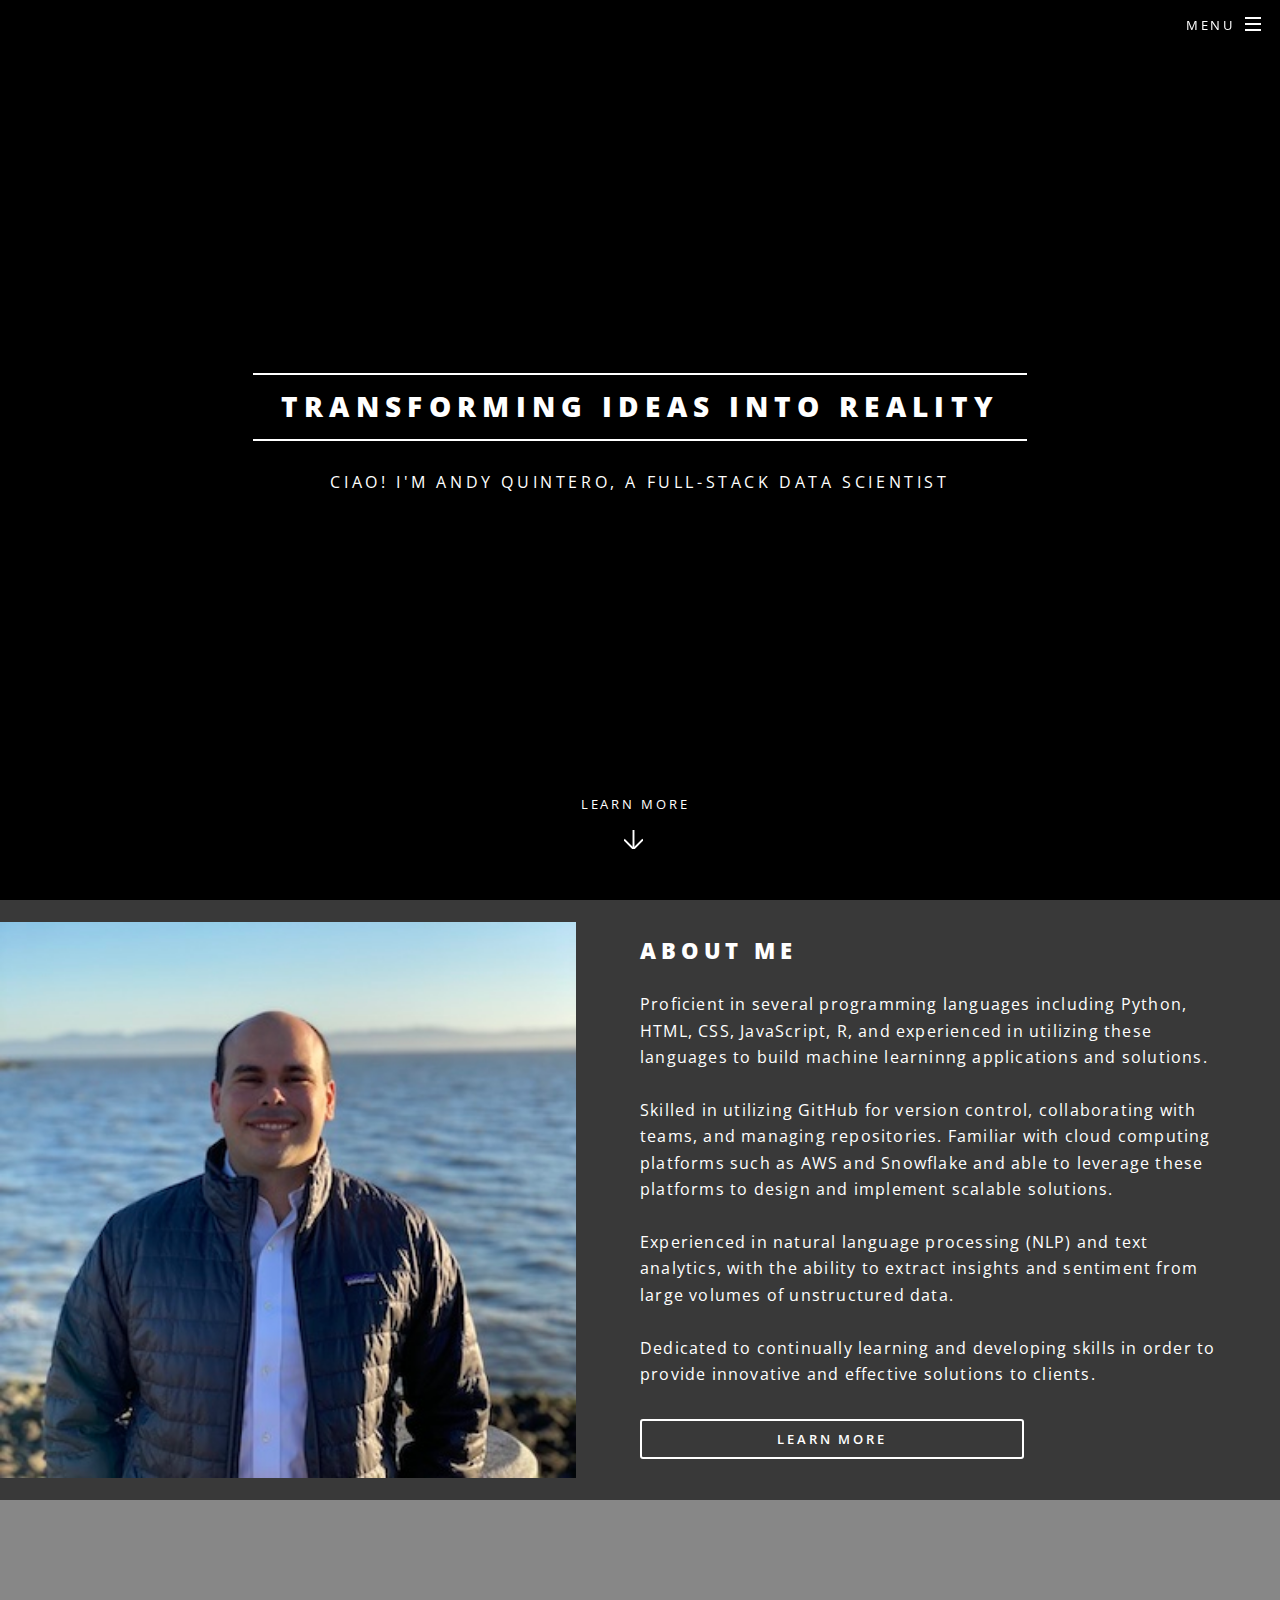
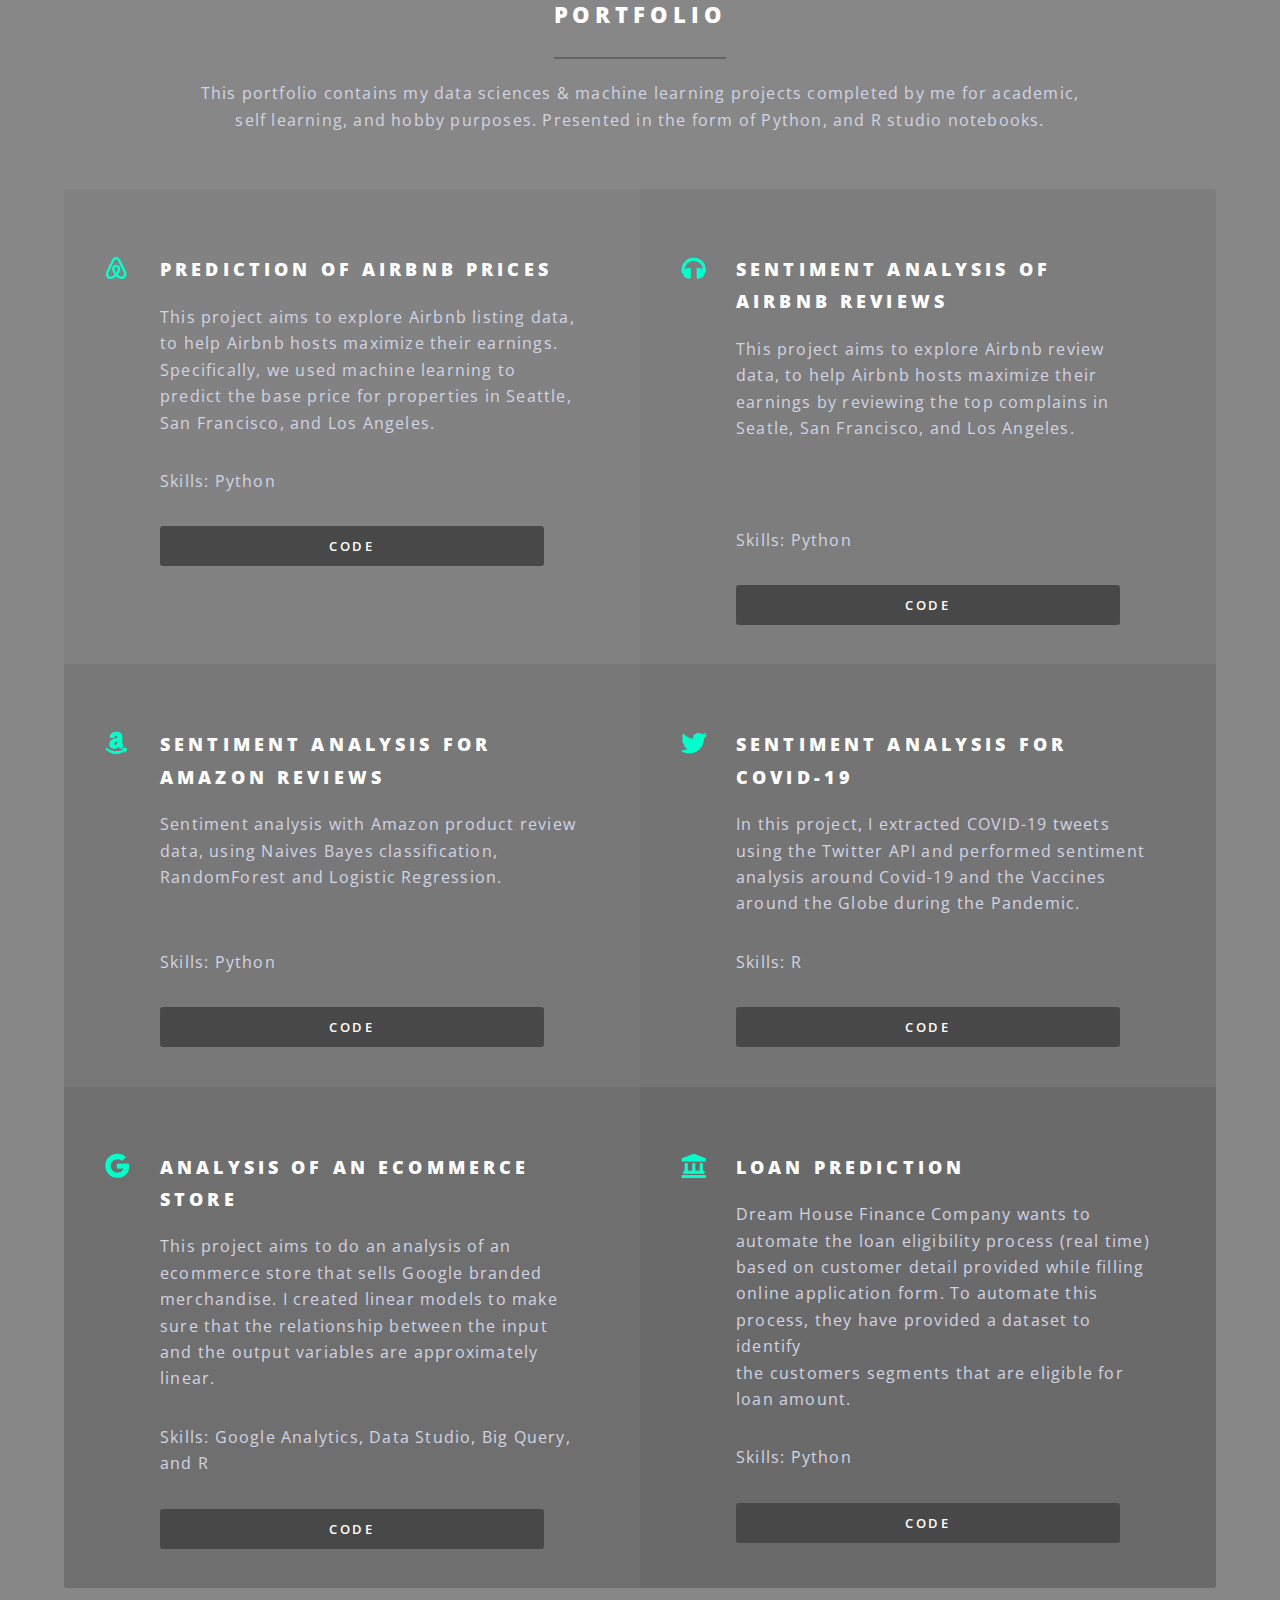
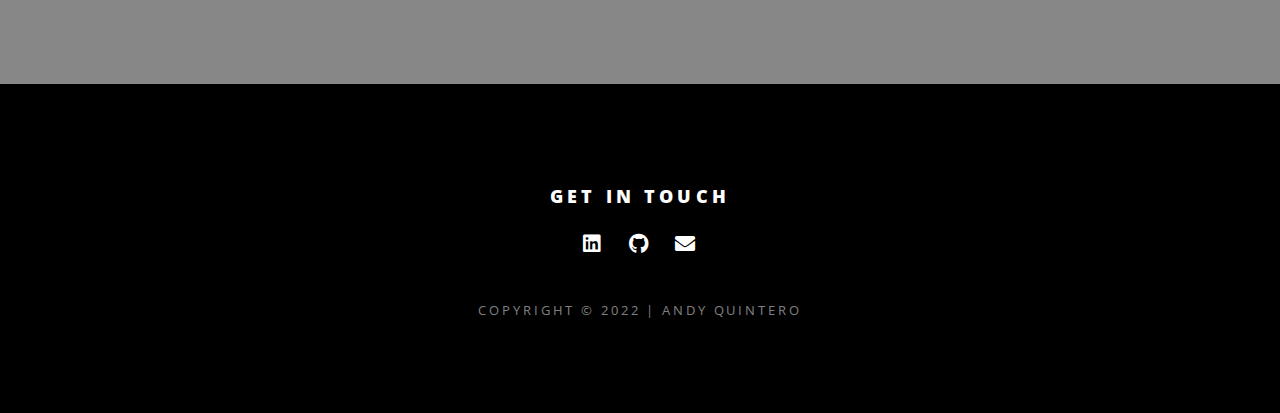
<file: index.html>
<!DOCTYPE HTML>

<html>
	<head>
	<!-- Google tag (gtag.js) -->
	<script async src="https://www.googletagmanager.com/gtag/js?id=G-NT14YZWWD6"></script>
	<script>
	window.dataLayer = window.dataLayer || [];
	function gtag(){dataLayer.push(arguments);}
	gtag('js', new Date());

	gtag('config', 'G-NT14YZWWD6');
	
	</script>

		<title>Andy Quintero</title>
		<meta charset="utf-8" />
		<meta name="viewport" content="width=device-width, initial-scale=1, user-scalable=no" />
		<link rel="stylesheet" href="assets/css/main.css" />
		<noscript><link rel="stylesheet" href="assets/css/noscript.css" /></noscript>
	</head>
	<body class="landing is-preload">

		<!-- Page Wrapper -->
			<div id="page-wrapper">

				<!-- Header -->
					<header id="header" class="alt">
						<h1><a href="index.html">Andy Quintero</a></h1>
						<nav id="nav">
							<ul>
								<li class="special">
									<a href="#menu" class="menuToggle"><span>Menu</span></a>
									<div id="menu">
										<ul>
											<li><a href="index.html">Home</a></li>
											<li><a href="about_me.html">About Me</a></li>
											<li><a href="#three">Portfolio</a></li>
											<!-- <li><a href="resume/Andres_Quintero_Resume.pdf">Resume</a></li> -->
											<li><a href="mailto:quinteandy@gmail.com">Get In Touch</a></li>
										</ul>
									</div>
								</li>
							</ul>
						</nav>
					</header>
				
				<!-- Banner -->
					<section id="banner">
						<div class="inner">
							<h2>Transforming Ideas into Reality</h2>
							<p>Ciao! I'm Andy Quintero, a Full-Stack Data Scientist</p>
						</div>
						<a href="#two" class="more scrolly">Learn More</a>
					</section>
					
				<!-- Two -->
					<section id="two" class="wrapper alt style2">
						<section class="spotlight">
							<div class="image"><img src="images/bio.jpg" alt="" /></div><div class="content">
								<h2>About Me</h2>
								<p>
									Proficient in several programming languages including Python, HTML, CSS, JavaScript, R, and experienced in utilizing these languages to build machine learninng applications and solutions. </br>
				 					</br>
									Skilled in utilizing GitHub for version control, collaborating with teams, and managing repositories. Familiar with cloud computing platforms such as AWS and Snowflake and able to leverage these platforms to design and implement scalable solutions. </br>
								    </br>
									Experienced in natural language processing (NLP) and text analytics, with the ability to extract insights and sentiment from large volumes of unstructured data. </br>
									</br>
									Dedicated to continually learning and developing skills in order to provide innovative and effective solutions to clients.
								</p>
									<ul class="actions stacked">
										<li><a href="about_me.html" class="button fit">Learn More</a></li>
									</ul>
							</div>
						</section>
					</section>

				<!-- Three -->
					<section id="three" class="wrapper style3 special">
						<div class="inner">
							<header class="major">
								<h2>Portfolio</h2>
								<p>This portfolio contains my data sciences & machine learning projects completed by me for academic, <br />
									self learning, and hobby purposes. Presented in the form of Python, and R studio notebooks.</p>
							</header>
							<ul class="features">
								<li class="icon solid brands fa-airbnb">
									<h3>Prediction of Airbnb Prices</h3>
									<p>This project aims to explore Airbnb listing data, to help Airbnb hosts maximize their earnings. Specifically, we used machine learning to predict the base price for properties in Seattle, San Francisco, and Los Angeles.</p>
									   Skills: Python</p>
										<a href="https://github.com/quinteandy/portfolio/blob/main/Airbnb_Capstone.ipynb" class="button fit primary">Code</a>
								</li>
								<li class="icon solid fa-headphones">
									<h3>Sentiment Analysis of Airbnb Reviews</h3>
									<p>This project aims to explore Airbnb review data, to help Airbnb hosts maximize their earnings by reviewing the top complains in Seatle, San Francisco, and Los Angeles.</p> 
										 <br /> 
										 <br /> 
										 Skills: Python</p>
										 <a href="https://github.com/quinteandy/portfolio/blob/main/Airbnb_Reviews.ipynb" class="button fit primary">Code</a>
								</li>
								<li class="icon solid brands fa-amazon">
									<h3>Sentiment Analysis for Amazon Reviews</h3>
									<p>Sentiment analysis with Amazon product review data, using Naives Bayes classification, RandomForest and Logistic Regression.</p>
										 <br /> 
										Skills: Python</p> 
										 <a href="https://github.com/quinteandy/portfolio/blob/main/Amazon_Consumer_Reviews.ipynb" class="button fit primary">Code</a>
								</li>
								<li class="icon solid brands fa-twitter">
									<h3>Sentiment Analysis for COVID-19</h3>
									<p>In this project, I extracted COVID-19 tweets using the Twitter API and performed sentiment analysis around Covid-19 and the Vaccines around the Globe during the Pandemic.</p>
									    Skills: R</p>
										 <a href="https://github.com/quinteandy/portfolio/blob/main/covid_tweets.Rmd" class="button fit primary">Code</a>
								</li>
								<li class="icon solid brands fa-google">
									<h3>Analysis of an eCommerce Store</h3>
									<p>This project aims to do an analysis of an ecommerce store that sells Google branded merchandise. I created linear models to make sure that the relationship between the input and the output variables are approximately linear.</p>
									   Skills: Google Analytics, Data Studio, Big Query, and R</p>
										 <a href="https://github.com/quinteandy/portfolio/blob/main/GA%20Using%20R.Rmd" class="button fit primary">Code</a>
								</li>
								<li class="icon solid fa-landmark">
									<h3>Loan Prediction</h3>
									<p>Dream House Finance Company wants to automate the loan eligibility process (real time) based on customer detail provided while filling online application form. To automate this process, they have provided a dataset to identify<br /> 
									   the customers segments that are eligible for loan amount.</p>
									   Skills: Python</p>
									<a href="https://github.com/quinteandy/portfolio/blob/main/Loan%20Prediction.ipynb" class="button fit primary">Code</a>
								</li>
							</ul>
						</div>
					</section>			

				<!-- Footer -->
					<footer id="footer">
						<h3>Get In Touch</h3>
						<ul class="icons">
							<li><a href="https://www.linkedin.com/in/andres-quintero01/" class="icon brands fa-linkedin"><span class="label">Linkedin</span></a></li>
							<li><a href="https://github.com/quinteandy" class="icon brands fa-github"><span class="label">GitHub</span></a></li>
							<li><a href="mailto:quinteandy@gmail.com" class="icon solid fa-envelope"><span class="label">Email</span></a></li>
						</ul>
						<ul class="copyright">
							<li>Copyright © 2022 | Andy Quintero</li>
						</ul>
					</footer>

			</div>
		<!-- Scripts -->
			<script src="assets/js/jquery.min.js"></script>
			<script src="assets/js/jquery.scrollex.min.js"></script>
			<script src="assets/js/jquery.scrolly.min.js"></script>
			<script src="assets/js/browser.min.js"></script>
			<script src="assets/js/breakpoints.min.js"></script>
			<script src="assets/js/util.js"></script>
			<script src="assets/js/main.js"></script>

	</body>
</html>
</file>
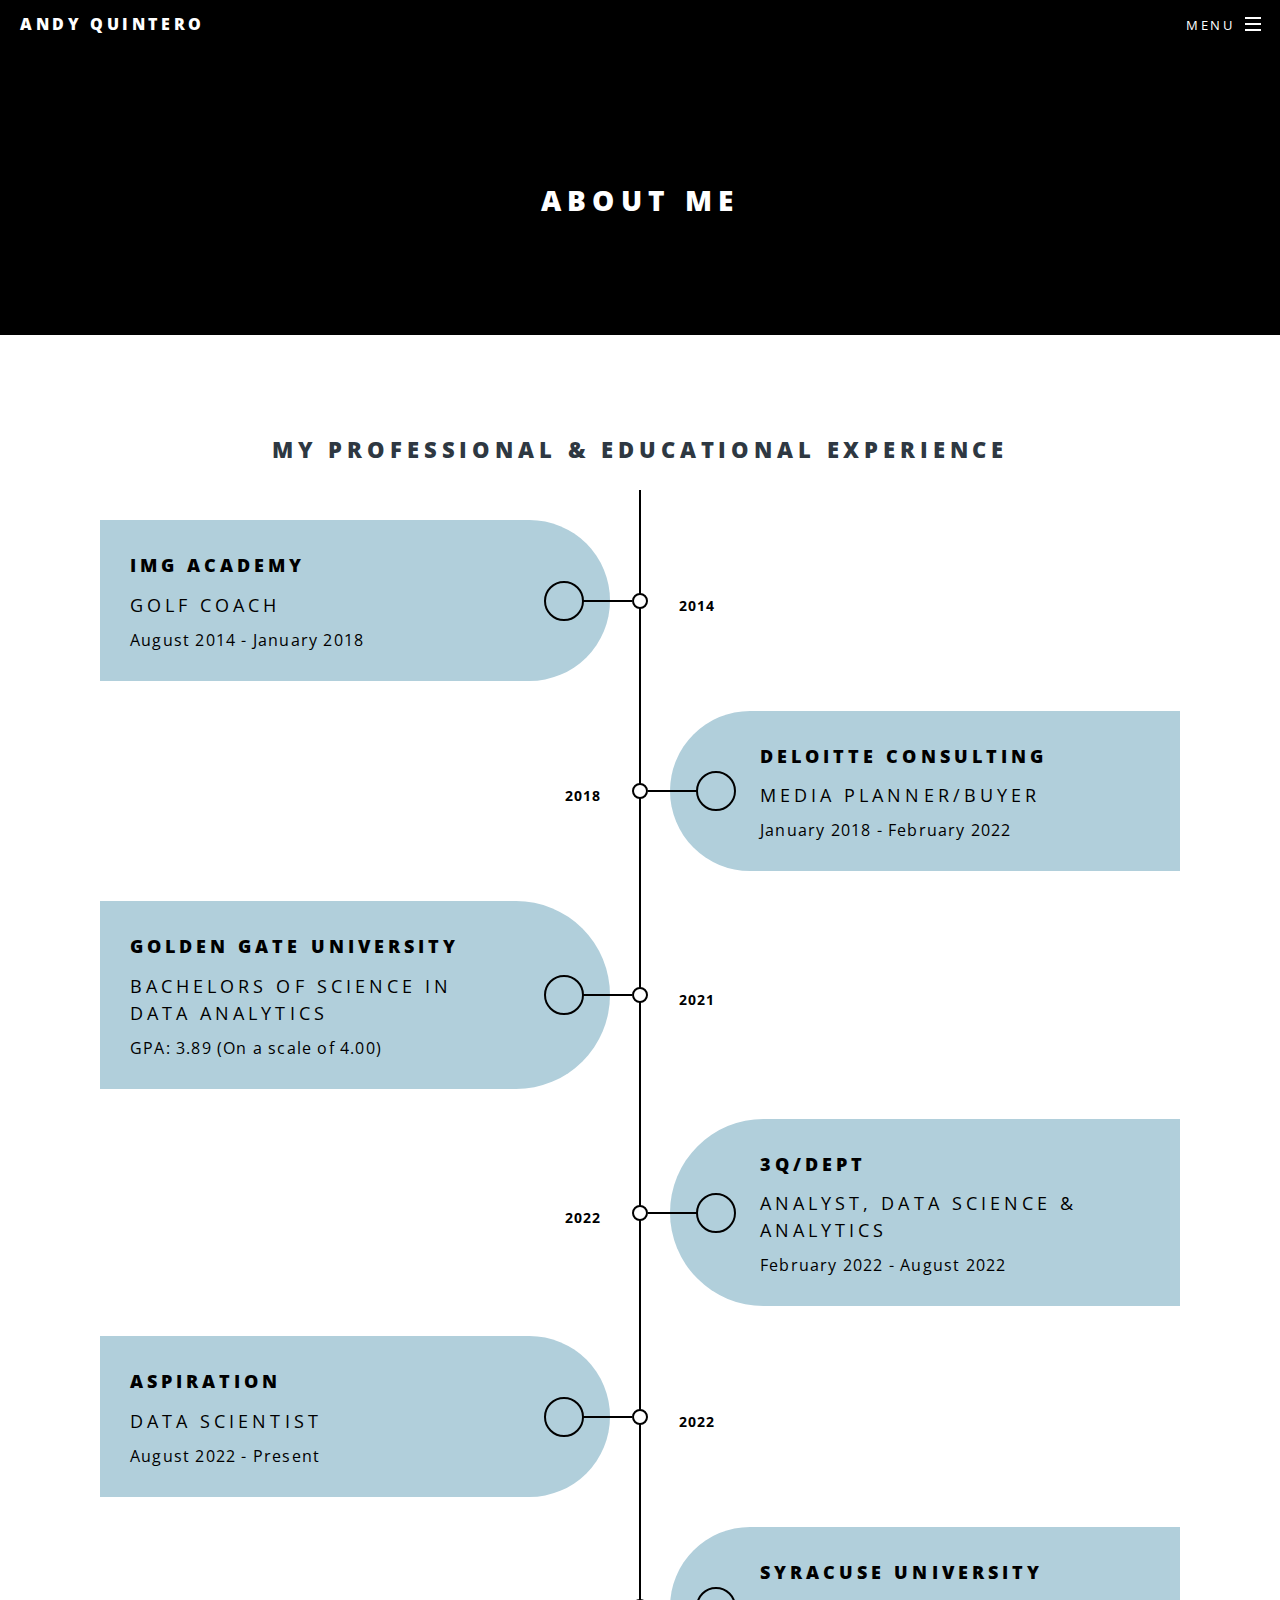
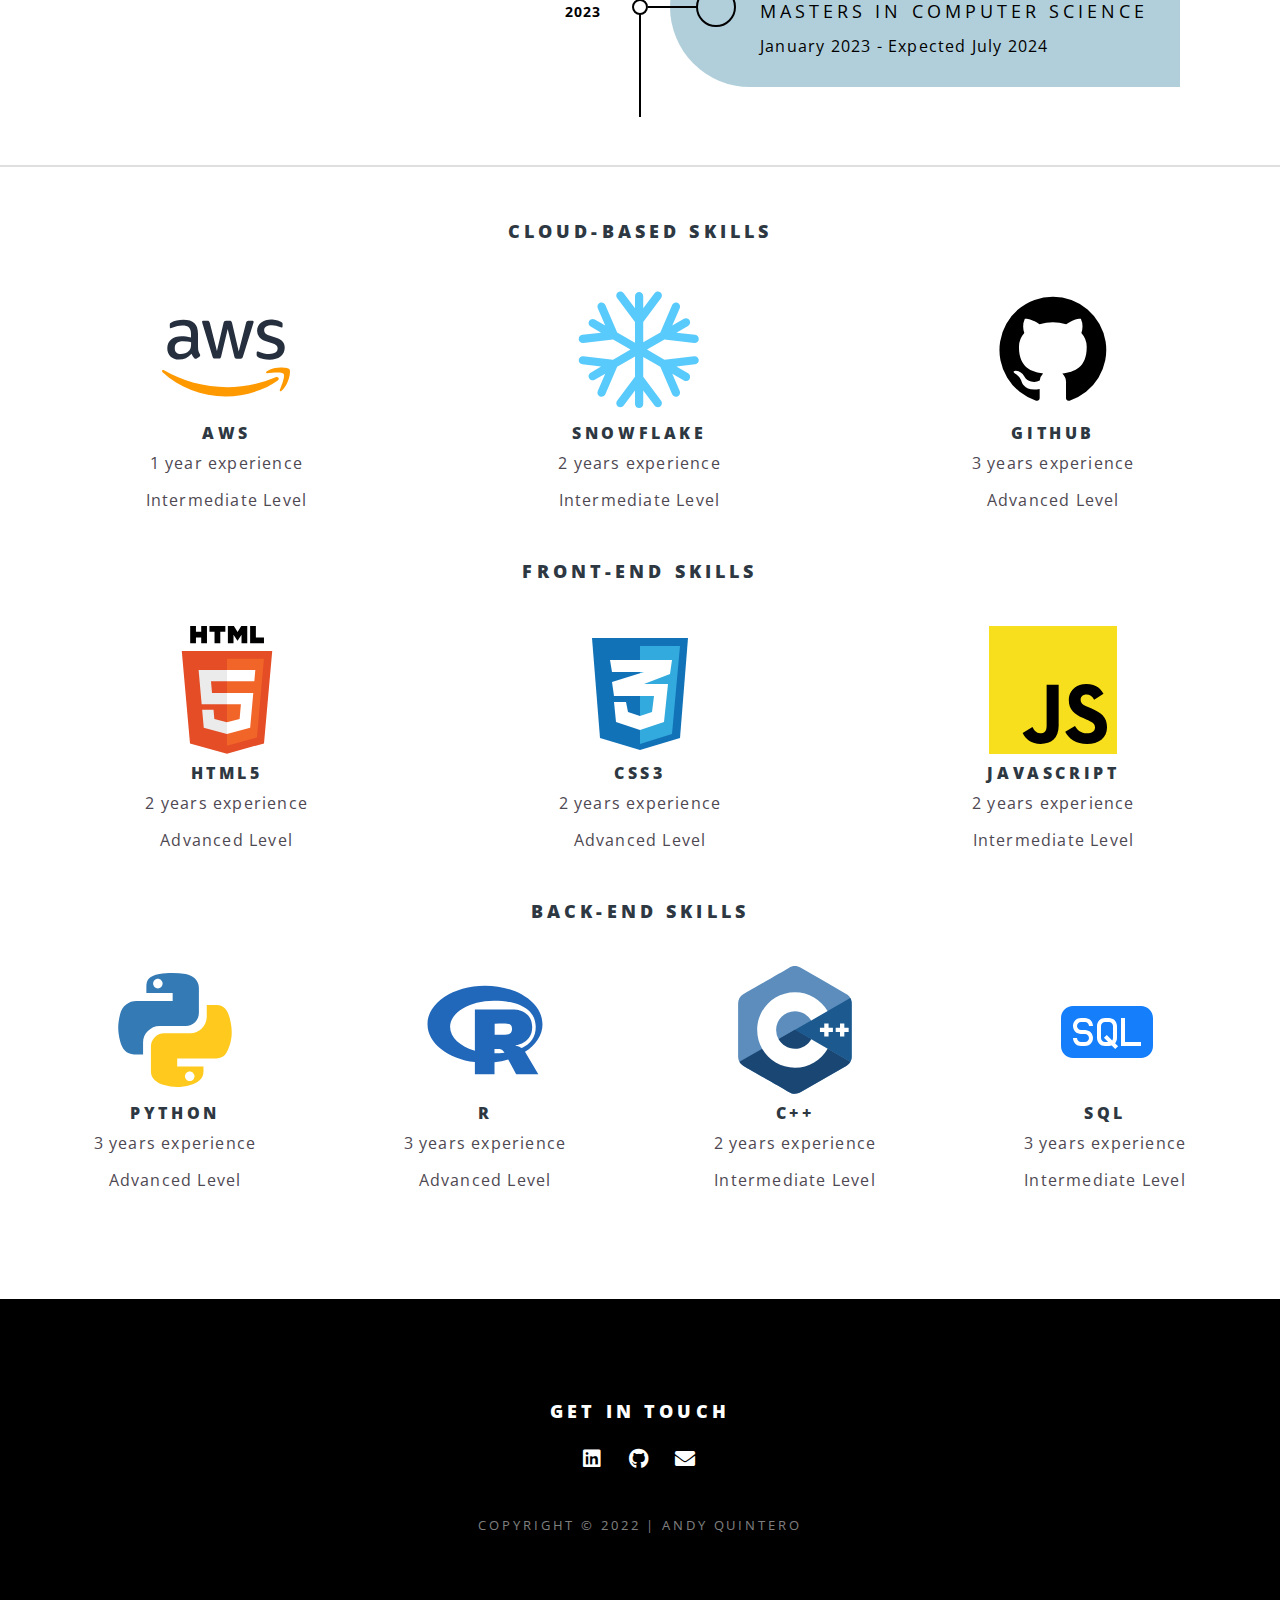
<file: about_me.html>
<!DOCTYPE HTML>

<html>
	<head>
	<!-- Google tag (gtag.js) -->
	<script async src="https://www.googletagmanager.com/gtag/js?id=G-NT14YZWWD6"></script>
	<script>
	window.dataLayer = window.dataLayer || [];
	function gtag(){dataLayer.push(arguments);}
	gtag('js', new Date());

	gtag('config', 'G-NT14YZWWD6');
	
	</script>

		<title>Andy Quintero</title>
		<meta charset="utf-8" />
		<meta name="viewport" content="width=device-width, initial-scale=1, user-scalable=no" />
		<link rel="stylesheet" href="assets/css/main.css" />
		<noscript><link rel="stylesheet" href="assets/css/noscript.css" /></noscript>
	</head>
	<body class="is-preload">

		<!-- Page Wrapper -->
			<div id="page-wrapper">

				<!-- Header -->
					<header id="header">
						<h1><a href="index.html">Andy Quintero</a></h1>
						<nav id="nav">
							<ul>
								<li class="special">
									<a href="#menu" class="menuToggle"><span>Menu</span></a>
									<div id="menu">
										<ul>
											<li><a href="index.html">Home</a></li>
											<li><a href="about_me.html">About Me</a></li>
											<li><a href="index.html#three">Portfolio</a></li>
											<!-- <li><a href="resume/Andres_Quintero_Resume.pdf">Resume</a></li> -->
											<li><a href="mailto:quinteandy@gmail.com">Get In Touch</a></li>
										</ul>
									</div>
								</li>
							</ul>
						</nav>
					</header>

				<!-- Main -->
					<article id="main">
						<header>
							<h2>About Me</h2>
						</header>
						<section class="wrapper style5">
								<div class="text-center">
									<h2>My Professional & Educational Experience</h2>
								</div>
								<div class="timeline">
									<div class="container left">
									<div class="date">2014</div>
									<i class="icon fas fa-golf-ball"></i>
									<div class="content">
										<h2>IMG Academy</h2>
										<h4>Golf Coach</h4>
										<p>
										August 2014 - January 2018
										</p>
									</div>
									</div>
									<div class="container right">
									<div class="date">2018</div>
									<i class="icon fa fa-cog"></i>
									<div class="content">
										<h2>Deloitte Consulting</h2>
										<h4>Media Planner/Buyer</h4>
										<p>
										January 2018 - February 2022
										</p>
									</div>
									</div>
									<div class="container left">
									<div class="date">2021</div>
									<i class="icon fas fa-university"></i>
									<div class="content">
										<h2>Golden Gate University</h2>
										<h4>Bachelors of Science in Data Analytics</h4>
										<p>
										GPA: 3.89 (On a scale of 4.00)
										</p>
									</div>
									</div>
									<div class="container right">
									<div class="date">2022</div>
									<i class="icon fa fa-cog"></i>
									<div class="content">
										<h2>3Q/Dept</h2>
										<h4>Analyst, Data Science & Analytics</h4>
										<p>
										February 2022 - August 2022
										</p>
									</div>
									</div>
									<div class="container left">
									<div class="date">2022</div>
									<i class="icon fa fa-tree"></i>
									<div class="content">
										<h2>Aspiration</h2>
										<h4>Data Scientist</h4>
										<p>
										August 2022 - Present
										</p>
									</div>
									</div>
									<div class="container right">
									<div class="date"> 2023</div>
										<i class="icon fa fa-graduation-cap"></i>
										<div class="content">
											<h2>Syracuse University</h2>
											<h4>Masters in Computer Science</h4>
											<p>
											January 2023 - Expected July 2024
											</p>
										</div>
									</div>
								</div>
								<hr>
								<section>
									<div class="text-center">
										<h3>Cloud-based Skills</h3>
										<div class="main d-flex justify-content-center">
										  <div class="skill">
											<img src="images/aws-svgrepo-com.svg" />
											<h4>AWS</h4>
											<p>1 year experience</p>
											<p>Intermediate Level</p>
										  </div>
										  <div class="skill">
											<img src="images/snowflake-svgrepo-com.svg" />
											<h4>Snowflake</h4>
											<p>2 years experience</p>
											<p>Intermediate Level</p>
										  </div>
										  <div class="skill">
											<img src="images/github-svgrepo-com.svg" />
											<h4>Github</h4>
											<p>3 years experience</p>
											<p>Advanced Level</p>
										  </div>
										</div>
									</div>
								</section>
								<section>
									<div class="text-center">
										<h3>Front-end Skills</h3>
										<div class="main d-flex justify-content-center">
										  <div class="skill">
											<img src="images/html-5-logo-svgrepo-com.svg" />
											<h4>HTML5</h4>
											<p>2 years experience</p>
											<p>Advanced Level</p>
										  </div>
										  <div class="skill">
											<img src="images/css-3-svgrepo-com.svg" />
											<h4>CSS3</h4>
											<p>2 years experience</p>
											<p>Advanced Level</p>
										  </div>
										  <div class="skill">
											<img src="images/javascript-logo-svgrepo-com.svg" />
											<h4>JavaScript</h4>
											<p>2 years experience</p>
											<p>Intermediate Level</p>
										  </div>
										</div>
									</div>
								</section>
								<section>
									<div class="text-center">
										<h3>Back-end Skills</h3>
										<div class="main d-flex justify-content-center">
										  <div class="skill">
											<img src="images/python_icon.svg" />
											<h4>Python</h4>
											<p>3 years experience</p>
											<p>Advanced Level</p>
										  </div>
										  <div class="skill">
											<img src="images/r_icon.svg" />
											<h4>R</h4>
											<p>3 years experience</p>
											<p>Advanced Level</p>
										  </div>
										  <div class="skill">
											<img src="images/c-logo-svgrepo-com.svg" />
											<h4>C++</h4>
											<p>2 years experience</p>
											<p>Intermediate Level</p>
										  </div>
										  <div class="skill">
											<img src="images/sql_icon.svg" />
											<h4>SQL</h4>
											<p>3 years experience</p>
											<p>Intermediate Level</p>
										  </div>
										</div>
									</div>
								</section>
						</section>
					</article>

				<!-- Footer -->
					<footer id="footer">
						<h3>Get In Touch</h3>
						<ul class="icons">
							<li><a href="https://www.linkedin.com/in/andres-quintero01/" class="icon brands fa-linkedin"><span class="label">Linkedin</span></a></li>
							<li><a href="https://github.com/quinteandy" class="icon brands fa-github"><span class="label">GitHub</span></a></li>
							<li><a href="mailto:quinteandy@gmail.com" class="icon solid fa-envelope"><span class="label">Email</span></a></li>
						</ul>
						<ul class="copyright">
							<li>Copyright © 2022 | Andy Quintero</li>
						</ul>
					</footer>

			</div>

		<!-- Scripts -->
			<script src="assets/js/jquery.min.js"></script>
			<script src="assets/js/jquery.scrollex.min.js"></script>
			<script src="assets/js/jquery.scrolly.min.js"></script>
			<script src="assets/js/browser.min.js"></script>
			<script src="assets/js/breakpoints.min.js"></script>
			<script src="assets/js/util.js"></script>
			<script src="assets/js/main.js"></script>

	</body>
</html>
</file>
<file: assets/css/noscript.css>
/*
	Spectral by HTML5 UP
	html5up.net | @ajlkn
	Free for personal and commercial use under the CCA 3.0 license (html5up.net/license)
*/

/* Banner */

	body.is-preload #banner h2 {
		-moz-transform: none;
		-webkit-transform: none;
		-ms-transform: none;
		transform: none;
		opacity: 1;
	}

		body.is-preload #banner h2:before, body.is-preload #banner h2:after {
			width: 100%;
		}

	body.is-preload #banner .more {
		-moz-transform: none;
		-webkit-transform: none;
		-ms-transform: none;
		transform: none;
		opacity: 1;
	}

	body.is-preload #banner:after {
		opacity: 0;
	}
</file>
<file: assets/css/main.css>
@import url(fontawesome-all.min.css);
@import url("https://fonts.googleapis.com/css?family=Open+Sans:400,400italic,600,600italic,800,800italic");

/*
	Spectral by HTML5 UP
	html5up.net | @ajlkn
	Free for personal and commercial use under the CCA 3.0 license (html5up.net/license)
*/

html, body, div, span, applet, object,
iframe, h1, h2, h3, h4, h5, h6, p, blockquote,
pre, a, abbr, acronym, address, big, cite,
code, del, dfn, em, img, ins, kbd, q, s, samp,
small, strike, strong, sub, sup, tt, var, b,
u, i, center, dl, dt, dd, ol, ul, li, fieldset,
form, label, legend, table, caption, tbody,
tfoot, thead, tr, th, td, article, aside,
canvas, details, embed, figure, figcaption,
footer, header, hgroup, menu, nav, output, ruby,
section, summary, time, mark, audio, video {
	margin: 0;
	padding: 0;
	border: 0;
	font-size: 100%;
	font: inherit;
	vertical-align: baseline;}

article, aside, details, figcaption, figure,
footer, header, hgroup, menu, nav, section {
	display: block;}

body {
	line-height: 1;
}

ol, ul {
	list-style: none;
}

blockquote, q {
	quotes: none;
}

	blockquote:before, blockquote:after, q:before, q:after {
		content: '';
		content: none;
	}

table {
	border-collapse: collapse;
	border-spacing: 0;
}

body {
	-webkit-text-size-adjust: none;
}

mark {
	background-color: transparent;
	color: inherit;
}

input::-moz-focus-inner {
	border: 0;
	padding: 0;
}

input, select, textarea {
	-moz-appearance: none;
	-webkit-appearance: none;
	-ms-appearance: none;
	appearance: none;
}

/* Basic */

	@-ms-viewport {
		width: device-width;
	}

	html {
		box-sizing: border-box;
	}

	*, *:before, *:after {
		box-sizing: inherit;
	}

	body {
		background: #000000;
	}

		body.is-preload *, body.is-preload *:before, body.is-preload *:after {
			-moz-animation: none !important;
			-webkit-animation: none !important;
			-ms-animation: none !important;
			animation: none !important;
			-moz-transition: none !important;
			-webkit-transition: none !important;
			-ms-transition: none !important;
			transition: none !important;
		}

	body, input, select, textarea {
		color: #fff;
		font-family: "Open Sans", Helvetica, sans-serif;
		font-size: 15pt;
		font-weight: 400;
		letter-spacing: 0.075em;
		line-height: 1.65em;
	}

		@media screen and (max-width: 1680px) {

			body, input, select, textarea {
				font-size: 13pt;
			}

		}

		@media screen and (max-width: 1280px) {

			body, input, select, textarea {
				font-size: 12pt;
			}

		}

		@media screen and (max-width: 736px) {

			body, input, select, textarea {
				font-size: 11pt;
				letter-spacing: 0.0375em;
			}

		}

	a {
		-moz-transition: color 0.2s ease, border-bottom-color 0.2s ease;
		-webkit-transition: color 0.2s ease, border-bottom-color 0.2s ease;
		-ms-transition: color 0.2s ease, border-bottom-color 0.2s ease;
		transition: color 0.2s ease, border-bottom-color 0.2s ease;
		border-bottom: dotted 1px;
		color: inherit;
		text-decoration: none;
	}

		a:hover {
			border-bottom-color: transparent;
		}

	strong, b {
		color: #fff;
		font-weight: 600;
	}

	em, i {
		font-style: italic;
	}

	p {
		margin: 0 0 2em 0;
	}

	h1, h2, h3, h4, h5, h6 {
		color: #fff;
		font-weight: 800;
		letter-spacing: 0.225em;
		line-height: 1em;
		margin: 0 0 1em 0;
		text-transform: uppercase;
	}

		h1 a, h2 a, h3 a, h4 a, h5 a, h6 a {
			color: inherit;
			text-decoration: none;
		}

	h2 {
		font-size: 1.35em;
		line-height: 1.75em;
	}

		@media screen and (max-width: 736px) {

			h2 {
				font-size: 1.1em;
				line-height: 1.65em;
			}

		}

	h3 {
		font-size: 1.15em;
		line-height: 1.75em;
	}

		@media screen and (max-width: 736px) {

			h3 {
				font-size: 1em;
				line-height: 1.65em;
			}

		}

	h4 {
		font-size: 1em;
		line-height: 1.5em;
	}

	h5 {
		font-size: 0.8em;
		line-height: 1.5em;
	}

	h6 {
		font-size: 0.7em;
		line-height: 1.5em;
	}

	sub {
		font-size: 0.8em;
		position: relative;
		top: 0.5em;
	}

	sup {
		font-size: 0.8em;
		position: relative;
		top: -0.5em;
	}

	hr {
		border: 0;
		border-bottom: solid 2px #fff;
		margin: 3em 0;
	}

		hr.major {
			margin: 4.5em 0;
		}

	blockquote {
		border-left: solid 4px #fff;
		font-style: italic;
		margin: 0 0 2em 0;
		padding: 0.5em 0 0.5em 2em;
	}

	code {
		background: rgba(144, 144, 144, 0.25);
		border-radius: 3px;
		font-family: "Courier New", monospace;
		font-size: 0.9em;
		letter-spacing: 0;
		margin: 0 0.25em;
		padding: 0.25em 0.65em;
	}

	pre {
		-webkit-overflow-scrolling: touch;
		font-family: "Courier New", monospace;
		font-size: 0.9em;
		margin: 0 0 2em 0;
	}

		pre code {
			display: block;
			line-height: 1.75em;
			padding: 1em 1.5em;
			overflow-x: auto;
		}

	.align-left {
		text-align: left;
	}

	.align-center {
		text-align: center;
	}

	.align-right {
		text-align: right;
	}

/* Row */

	.row {
		display: flex;
		flex-wrap: wrap;
		box-sizing: border-box;
		align-items: stretch;
	}

		.row > * {
			box-sizing: border-box;
		}

		.row.gtr-uniform > * > :last-child {
			margin-bottom: 0;
		}

		.row.aln-left {
			justify-content: flex-start;
		}

		.row.aln-center {
			justify-content: center;
		}

		.row.aln-right {
			justify-content: flex-end;
		}

		.row.aln-top {
			align-items: flex-start;
		}

		.row.aln-middle {
			align-items: center;
		}

		.row.aln-bottom {
			align-items: flex-end;
		}

		.row > .imp {
			order: -1;
		}

		.row > .col-1 {
			width: 8.33333%;
		}

		.row > .off-1 {
			margin-left: 8.33333%;
		}

		.row > .col-2 {
			width: 16.66667%;
		}

		.row > .off-2 {
			margin-left: 16.66667%;
		}

		.row > .col-3 {
			width: 25%;
		}

		.row > .off-3 {
			margin-left: 25%;
		}

		.row > .col-4 {
			width: 33.33333%;
		}

		.row > .off-4 {
			margin-left: 33.33333%;
		}

		.row > .col-5 {
			width: 41.66667%;
		}

		.row > .off-5 {
			margin-left: 41.66667%;
		}

		.row > .col-6 {
			width: 50%;
		}

		.row > .off-6 {
			margin-left: 50%;
		}

		.row > .col-7 {
			width: 58.33333%;
		}

		.row > .off-7 {
			margin-left: 58.33333%;
		}

		.row > .col-8 {
			width: 66.66667%;
		}

		.row > .off-8 {
			margin-left: 66.66667%;
		}

		.row > .col-9 {
			width: 75%;
		}

		.row > .off-9 {
			margin-left: 75%;
		}

		.row > .col-10 {
			width: 83.33333%;
		}

		.row > .off-10 {
			margin-left: 83.33333%;
		}

		.row > .col-11 {
			width: 91.66667%;
		}

		.row > .off-11 {
			margin-left: 91.66667%;
		}

		.row > .col-12 {
			width: 100%;
		}

		.row > .off-12 {
			margin-left: 100%;
		}

		.row.gtr-0 {
			margin-top: 0;
			margin-left: 0em;
		}

			.row.gtr-0 > * {
				padding: 0 0 0 0em;
			}

			.row.gtr-0.gtr-uniform {
				margin-top: 0em;
			}

				.row.gtr-0.gtr-uniform > * {
					padding-top: 0em;
				}

		.row.gtr-25 {
			margin-top: 0;
			margin-left: -0.375em;
		}

			.row.gtr-25 > * {
				padding: 0 0 0 0.375em;
			}

			.row.gtr-25.gtr-uniform {
				margin-top: -0.375em;
			}

				.row.gtr-25.gtr-uniform > * {
					padding-top: 0.375em;
				}

		.row.gtr-50 {
			margin-top: 0;
			margin-left: -0.75em;
		}

			.row.gtr-50 > * {
				padding: 0 0 0 0.75em;
			}

			.row.gtr-50.gtr-uniform {
				margin-top: -0.75em;
			}

				.row.gtr-50.gtr-uniform > * {
					padding-top: 0.75em;
				}

		.row {
			margin-top: 0;
			margin-left: -1.5em;
		}

			.row > * {
				padding: 0 0 0 1.5em;
			}

			.row.gtr-uniform {
				margin-top: -1.5em;
			}

				.row.gtr-uniform > * {
					padding-top: 1.5em;
				}

		.row.gtr-150 {
			margin-top: 0;
			margin-left: -2.25em;
		}

			.row.gtr-150 > * {
				padding: 0 0 0 2.25em;
			}

			.row.gtr-150.gtr-uniform {
				margin-top: -2.25em;
			}

				.row.gtr-150.gtr-uniform > * {
					padding-top: 2.25em;
				}

		.row.gtr-200 {
			margin-top: 0;
			margin-left: -3em;
		}

			.row.gtr-200 > * {
				padding: 0 0 0 3em;
			}

			.row.gtr-200.gtr-uniform {
				margin-top: -3em;
			}

				.row.gtr-200.gtr-uniform > * {
					padding-top: 3em;
				}

		@media screen and (max-width: 1680px) {

			.row {
				display: flex;
				flex-wrap: wrap;
				box-sizing: border-box;
				align-items: stretch;
			}

				.row > * {
					box-sizing: border-box;
				}

				.row.gtr-uniform > * > :last-child {
					margin-bottom: 0;
				}

				.row.aln-left {
					justify-content: flex-start;
				}

				.row.aln-center {
					justify-content: center;
				}

				.row.aln-right {
					justify-content: flex-end;
				}

				.row.aln-top {
					align-items: flex-start;
				}

				.row.aln-middle {
					align-items: center;
				}

				.row.aln-bottom {
					align-items: flex-end;
				}

				.row > .imp-xlarge {
					order: -1;
				}

				.row > .col-1-xlarge {
					width: 8.33333%;
				}

				.row > .off-1-xlarge {
					margin-left: 8.33333%;
				}

				.row > .col-2-xlarge {
					width: 16.66667%;
				}

				.row > .off-2-xlarge {
					margin-left: 16.66667%;
				}

				.row > .col-3-xlarge {
					width: 25%;
				}

				.row > .off-3-xlarge {
					margin-left: 25%;
				}

				.row > .col-4-xlarge {
					width: 33.33333%;
				}

				.row > .off-4-xlarge {
					margin-left: 33.33333%;
				}

				.row > .col-5-xlarge {
					width: 41.66667%;
				}

				.row > .off-5-xlarge {
					margin-left: 41.66667%;
				}

				.row > .col-6-xlarge {
					width: 50%;
				}

				.row > .off-6-xlarge {
					margin-left: 50%;
				}

				.row > .col-7-xlarge {
					width: 58.33333%;
				}

				.row > .off-7-xlarge {
					margin-left: 58.33333%;
				}

				.row > .col-8-xlarge {
					width: 66.66667%;
				}

				.row > .off-8-xlarge {
					margin-left: 66.66667%;
				}

				.row > .col-9-xlarge {
					width: 75%;
				}

				.row > .off-9-xlarge {
					margin-left: 75%;
				}

				.row > .col-10-xlarge {
					width: 83.33333%;
				}

				.row > .off-10-xlarge {
					margin-left: 83.33333%;
				}

				.row > .col-11-xlarge {
					width: 91.66667%;
				}

				.row > .off-11-xlarge {
					margin-left: 91.66667%;
				}

				.row > .col-12-xlarge {
					width: 100%;
				}

				.row > .off-12-xlarge {
					margin-left: 100%;
				}

				.row.gtr-0 {
					margin-top: 0;
					margin-left: 0em;
				}

					.row.gtr-0 > * {
						padding: 0 0 0 0em;
					}

					.row.gtr-0.gtr-uniform {
						margin-top: 0em;
					}

						.row.gtr-0.gtr-uniform > * {
							padding-top: 0em;
						}

				.row.gtr-25 {
					margin-top: 0;
					margin-left: -0.375em;
				}

					.row.gtr-25 > * {
						padding: 0 0 0 0.375em;
					}

					.row.gtr-25.gtr-uniform {
						margin-top: -0.375em;
					}

						.row.gtr-25.gtr-uniform > * {
							padding-top: 0.375em;
						}

				.row.gtr-50 {
					margin-top: 0;
					margin-left: -0.75em;
				}

					.row.gtr-50 > * {
						padding: 0 0 0 0.75em;
					}

					.row.gtr-50.gtr-uniform {
						margin-top: -0.75em;
					}

						.row.gtr-50.gtr-uniform > * {
							padding-top: 0.75em;
						}

				.row {
					margin-top: 0;
					margin-left: -1.5em;
				}

					.row > * {
						padding: 0 0 0 1.5em;
					}

					.row.gtr-uniform {
						margin-top: -1.5em;
					}

						.row.gtr-uniform > * {
							padding-top: 1.5em;
						}

				.row.gtr-150 {
					margin-top: 0;
					margin-left: -2.25em;
				}

					.row.gtr-150 > * {
						padding: 0 0 0 2.25em;
					}

					.row.gtr-150.gtr-uniform {
						margin-top: -2.25em;
					}

						.row.gtr-150.gtr-uniform > * {
							padding-top: 2.25em;
						}

				.row.gtr-200 {
					margin-top: 0;
					margin-left: -3em;
				}

					.row.gtr-200 > * {
						padding: 0 0 0 3em;
					}

					.row.gtr-200.gtr-uniform {
						margin-top: -3em;
					}

						.row.gtr-200.gtr-uniform > * {
							padding-top: 3em;
						}

		}

		@media screen and (max-width: 1280px) {

			.row {
				display: flex;
				flex-wrap: wrap;
				box-sizing: border-box;
				align-items: stretch;
			}

				.row > * {
					box-sizing: border-box;
				}

				.row.gtr-uniform > * > :last-child {
					margin-bottom: 0;
				}

				.row.aln-left {
					justify-content: flex-start;
				}

				.row.aln-center {
					justify-content: center;
				}

				.row.aln-right {
					justify-content: flex-end;
				}

				.row.aln-top {
					align-items: flex-start;
				}

				.row.aln-middle {
					align-items: center;
				}

				.row.aln-bottom {
					align-items: flex-end;
				}

				.row > .imp-large {
					order: -1;
				}

				.row > .col-1-large {
					width: 8.33333%;
				}

				.row > .off-1-large {
					margin-left: 8.33333%;
				}

				.row > .col-2-large {
					width: 16.66667%;
				}

				.row > .off-2-large {
					margin-left: 16.66667%;
				}

				.row > .col-3-large {
					width: 25%;
				}

				.row > .off-3-large {
					margin-left: 25%;
				}

				.row > .col-4-large {
					width: 33.33333%;
				}

				.row > .off-4-large {
					margin-left: 33.33333%;
				}

				.row > .col-5-large {
					width: 41.66667%;
				}

				.row > .off-5-large {
					margin-left: 41.66667%;
				}

				.row > .col-6-large {
					width: 50%;
				}

				.row > .off-6-large {
					margin-left: 50%;
				}

				.row > .col-7-large {
					width: 58.33333%;
				}

				.row > .off-7-large {
					margin-left: 58.33333%;
				}

				.row > .col-8-large {
					width: 66.66667%;
				}

				.row > .off-8-large {
					margin-left: 66.66667%;
				}

				.row > .col-9-large {
					width: 75%;
				}

				.row > .off-9-large {
					margin-left: 75%;
				}

				.row > .col-10-large {
					width: 83.33333%;
				}

				.row > .off-10-large {
					margin-left: 83.33333%;
				}

				.row > .col-11-large {
					width: 91.66667%;
				}

				.row > .off-11-large {
					margin-left: 91.66667%;
				}

				.row > .col-12-large {
					width: 100%;
				}

				.row > .off-12-large {
					margin-left: 100%;
				}

				.row.gtr-0 {
					margin-top: 0;
					margin-left: 0em;
				}

					.row.gtr-0 > * {
						padding: 0 0 0 0em;
					}

					.row.gtr-0.gtr-uniform {
						margin-top: 0em;
					}

						.row.gtr-0.gtr-uniform > * {
							padding-top: 0em;
						}

				.row.gtr-25 {
					margin-top: 0;
					margin-left: -0.375em;
				}

					.row.gtr-25 > * {
						padding: 0 0 0 0.375em;
					}

					.row.gtr-25.gtr-uniform {
						margin-top: -0.375em;
					}

						.row.gtr-25.gtr-uniform > * {
							padding-top: 0.375em;
						}

				.row.gtr-50 {
					margin-top: 0;
					margin-left: -0.75em;
				}

					.row.gtr-50 > * {
						padding: 0 0 0 0.75em;
					}

					.row.gtr-50.gtr-uniform {
						margin-top: -0.75em;
					}

						.row.gtr-50.gtr-uniform > * {
							padding-top: 0.75em;
						}

				.row {
					margin-top: 0;
					margin-left: -1.5em;
				}

					.row > * {
						padding: 0 0 0 1.5em;
					}

					.row.gtr-uniform {
						margin-top: -1.5em;
					}

						.row.gtr-uniform > * {
							padding-top: 1.5em;
						}

				.row.gtr-150 {
					margin-top: 0;
					margin-left: -2.25em;
				}

					.row.gtr-150 > * {
						padding: 0 0 0 2.25em;
					}

					.row.gtr-150.gtr-uniform {
						margin-top: -2.25em;
					}

						.row.gtr-150.gtr-uniform > * {
							padding-top: 2.25em;
						}

				.row.gtr-200 {
					margin-top: 0;
					margin-left: -3em;
				}

					.row.gtr-200 > * {
						padding: 0 0 0 3em;
					}

					.row.gtr-200.gtr-uniform {
						margin-top: -3em;
					}

						.row.gtr-200.gtr-uniform > * {
							padding-top: 3em;
						}

		}

		@media screen and (max-width: 980px) {

			.row {
				display: flex;
				flex-wrap: wrap;
				box-sizing: border-box;
				align-items: stretch;
			}

				.row > * {
					box-sizing: border-box;
				}

				.row.gtr-uniform > * > :last-child {
					margin-bottom: 0;
				}

				.row.aln-left {
					justify-content: flex-start;
				}

				.row.aln-center {
					justify-content: center;
				}

				.row.aln-right {
					justify-content: flex-end;
				}

				.row.aln-top {
					align-items: flex-start;
				}

				.row.aln-middle {
					align-items: center;
				}

				.row.aln-bottom {
					align-items: flex-end;
				}

				.row > .imp-medium {
					order: -1;
				}

				.row > .col-1-medium {
					width: 8.33333%;
				}

				.row > .off-1-medium {
					margin-left: 8.33333%;
				}

				.row > .col-2-medium {
					width: 16.66667%;
				}

				.row > .off-2-medium {
					margin-left: 16.66667%;
				}

				.row > .col-3-medium {
					width: 25%;
				}

				.row > .off-3-medium {
					margin-left: 25%;
				}

				.row > .col-4-medium {
					width: 33.33333%;
				}

				.row > .off-4-medium {
					margin-left: 33.33333%;
				}

				.row > .col-5-medium {
					width: 41.66667%;
				}

				.row > .off-5-medium {
					margin-left: 41.66667%;
				}

				.row > .col-6-medium {
					width: 50%;
				}

				.row > .off-6-medium {
					margin-left: 50%;
				}

				.row > .col-7-medium {
					width: 58.33333%;
				}

				.row > .off-7-medium {
					margin-left: 58.33333%;
				}

				.row > .col-8-medium {
					width: 66.66667%;
				}

				.row > .off-8-medium {
					margin-left: 66.66667%;
				}

				.row > .col-9-medium {
					width: 75%;
				}

				.row > .off-9-medium {
					margin-left: 75%;
				}

				.row > .col-10-medium {
					width: 83.33333%;
				}

				.row > .off-10-medium {
					margin-left: 83.33333%;
				}

				.row > .col-11-medium {
					width: 91.66667%;
				}

				.row > .off-11-medium {
					margin-left: 91.66667%;
				}

				.row > .col-12-medium {
					width: 100%;
				}

				.row > .off-12-medium {
					margin-left: 100%;
				}

				.row.gtr-0 {
					margin-top: 0;
					margin-left: 0em;
				}

					.row.gtr-0 > * {
						padding: 0 0 0 0em;
					}

					.row.gtr-0.gtr-uniform {
						margin-top: 0em;
					}

						.row.gtr-0.gtr-uniform > * {
							padding-top: 0em;
						}

				.row.gtr-25 {
					margin-top: 0;
					margin-left: -0.375em;
				}

					.row.gtr-25 > * {
						padding: 0 0 0 0.375em;
					}

					.row.gtr-25.gtr-uniform {
						margin-top: -0.375em;
					}

						.row.gtr-25.gtr-uniform > * {
							padding-top: 0.375em;
						}

				.row.gtr-50 {
					margin-top: 0;
					margin-left: -0.75em;
				}

					.row.gtr-50 > * {
						padding: 0 0 0 0.75em;
					}

					.row.gtr-50.gtr-uniform {
						margin-top: -0.75em;
					}

						.row.gtr-50.gtr-uniform > * {
							padding-top: 0.75em;
						}

				.row {
					margin-top: 0;
					margin-left: -1.5em;
				}

					.row > * {
						padding: 0 0 0 1.5em;
					}

					.row.gtr-uniform {
						margin-top: -1.5em;
					}

						.row.gtr-uniform > * {
							padding-top: 1.5em;
						}

				.row.gtr-150 {
					margin-top: 0;
					margin-left: -2.25em;
				}

					.row.gtr-150 > * {
						padding: 0 0 0 2.25em;
					}

					.row.gtr-150.gtr-uniform {
						margin-top: -2.25em;
					}

						.row.gtr-150.gtr-uniform > * {
							padding-top: 2.25em;
						}

				.row.gtr-200 {
					margin-top: 0;
					margin-left: -3em;
				}

					.row.gtr-200 > * {
						padding: 0 0 0 3em;
					}

					.row.gtr-200.gtr-uniform {
						margin-top: -3em;
					}

						.row.gtr-200.gtr-uniform > * {
							padding-top: 3em;
						}

		}

		@media screen and (max-width: 736px) {

			.row {
				display: flex;
				flex-wrap: wrap;
				box-sizing: border-box;
				align-items: stretch;
			}

				.row > * {
					box-sizing: border-box;
				}

				.row.gtr-uniform > * > :last-child {
					margin-bottom: 0;
				}

				.row.aln-left {
					justify-content: flex-start;
				}

				.row.aln-center {
					justify-content: center;
				}

				.row.aln-right {
					justify-content: flex-end;
				}

				.row.aln-top {
					align-items: flex-start;
				}

				.row.aln-middle {
					align-items: center;
				}

				.row.aln-bottom {
					align-items: flex-end;
				}

				.row > .imp-small {
					order: -1;
				}

				.row > .col-1-small {
					width: 8.33333%;
				}

				.row > .off-1-small {
					margin-left: 8.33333%;
				}

				.row > .col-2-small {
					width: 16.66667%;
				}

				.row > .off-2-small {
					margin-left: 16.66667%;
				}

				.row > .col-3-small {
					width: 25%;
				}

				.row > .off-3-small {
					margin-left: 25%;
				}

				.row > .col-4-small {
					width: 33.33333%;
				}

				.row > .off-4-small {
					margin-left: 33.33333%;
				}

				.row > .col-5-small {
					width: 41.66667%;
				}

				.row > .off-5-small {
					margin-left: 41.66667%;
				}

				.row > .col-6-small {
					width: 50%;
				}

				.row > .off-6-small {
					margin-left: 50%;
				}

				.row > .col-7-small {
					width: 58.33333%;
				}

				.row > .off-7-small {
					margin-left: 58.33333%;
				}

				.row > .col-8-small {
					width: 66.66667%;
				}

				.row > .off-8-small {
					margin-left: 66.66667%;
				}

				.row > .col-9-small {
					width: 75%;
				}

				.row > .off-9-small {
					margin-left: 75%;
				}

				.row > .col-10-small {
					width: 83.33333%;
				}

				.row > .off-10-small {
					margin-left: 83.33333%;
				}

				.row > .col-11-small {
					width: 91.66667%;
				}

				.row > .off-11-small {
					margin-left: 91.66667%;
				}

				.row > .col-12-small {
					width: 100%;
				}

				.row > .off-12-small {
					margin-left: 100%;
				}

				.row.gtr-0 {
					margin-top: 0;
					margin-left: 0em;
				}

					.row.gtr-0 > * {
						padding: 0 0 0 0em;
					}

					.row.gtr-0.gtr-uniform {
						margin-top: 0em;
					}

						.row.gtr-0.gtr-uniform > * {
							padding-top: 0em;
						}

				.row.gtr-25 {
					margin-top: 0;
					margin-left: -0.375em;
				}

					.row.gtr-25 > * {
						padding: 0 0 0 0.375em;
					}

					.row.gtr-25.gtr-uniform {
						margin-top: -0.375em;
					}

						.row.gtr-25.gtr-uniform > * {
							padding-top: 0.375em;
						}

				.row.gtr-50 {
					margin-top: 0;
					margin-left: -0.75em;
				}

					.row.gtr-50 > * {
						padding: 0 0 0 0.75em;
					}

					.row.gtr-50.gtr-uniform {
						margin-top: -0.75em;
					}

						.row.gtr-50.gtr-uniform > * {
							padding-top: 0.75em;
						}

				.row {
					margin-top: 0;
					margin-left: -1.5em;
				}

					.row > * {
						padding: 0 0 0 1.5em;
					}

					.row.gtr-uniform {
						margin-top: -1.5em;
					}

						.row.gtr-uniform > * {
							padding-top: 1.5em;
						}

				.row.gtr-150 {
					margin-top: 0;
					margin-left: -2.25em;
				}

					.row.gtr-150 > * {
						padding: 0 0 0 2.25em;
					}

					.row.gtr-150.gtr-uniform {
						margin-top: -2.25em;
					}

						.row.gtr-150.gtr-uniform > * {
							padding-top: 2.25em;
						}

				.row.gtr-200 {
					margin-top: 0;
					margin-left: -3em;
				}

					.row.gtr-200 > * {
						padding: 0 0 0 3em;
					}

					.row.gtr-200.gtr-uniform {
						margin-top: -3em;
					}

						.row.gtr-200.gtr-uniform > * {
							padding-top: 3em;
						}

		}

		@media screen and (max-width: 480px) {

			.row {
				display: flex;
				flex-wrap: wrap;
				box-sizing: border-box;
				align-items: stretch;
			}

				.row > * {
					box-sizing: border-box;
				}

				.row.gtr-uniform > * > :last-child {
					margin-bottom: 0;
				}

				.row.aln-left {
					justify-content: flex-start;
				}

				.row.aln-center {
					justify-content: center;
				}

				.row.aln-right {
					justify-content: flex-end;
				}

				.row.aln-top {
					align-items: flex-start;
				}

				.row.aln-middle {
					align-items: center;
				}

				.row.aln-bottom {
					align-items: flex-end;
				}

				.row > .imp-xsmall {
					order: -1;
				}

				.row > .col-1-xsmall {
					width: 8.33333%;
				}

				.row > .off-1-xsmall {
					margin-left: 8.33333%;
				}

				.row > .col-2-xsmall {
					width: 16.66667%;
				}

				.row > .off-2-xsmall {
					margin-left: 16.66667%;
				}

				.row > .col-3-xsmall {
					width: 25%;
				}

				.row > .off-3-xsmall {
					margin-left: 25%;
				}

				.row > .col-4-xsmall {
					width: 33.33333%;
				}

				.row > .off-4-xsmall {
					margin-left: 33.33333%;
				}

				.row > .col-5-xsmall {
					width: 41.66667%;
				}

				.row > .off-5-xsmall {
					margin-left: 41.66667%;
				}

				.row > .col-6-xsmall {
					width: 50%;
				}

				.row > .off-6-xsmall {
					margin-left: 50%;
				}

				.row > .col-7-xsmall {
					width: 58.33333%;
				}

				.row > .off-7-xsmall {
					margin-left: 58.33333%;
				}

				.row > .col-8-xsmall {
					width: 66.66667%;
				}

				.row > .off-8-xsmall {
					margin-left: 66.66667%;
				}

				.row > .col-9-xsmall {
					width: 75%;
				}

				.row > .off-9-xsmall {
					margin-left: 75%;
				}

				.row > .col-10-xsmall {
					width: 83.33333%;
				}

				.row > .off-10-xsmall {
					margin-left: 83.33333%;
				}

				.row > .col-11-xsmall {
					width: 91.66667%;
				}

				.row > .off-11-xsmall {
					margin-left: 91.66667%;
				}

				.row > .col-12-xsmall {
					width: 100%;
				}

				.row > .off-12-xsmall {
					margin-left: 100%;
				}

				.row.gtr-0 {
					margin-top: 0;
					margin-left: 0em;
				}

					.row.gtr-0 > * {
						padding: 0 0 0 0em;
					}

					.row.gtr-0.gtr-uniform {
						margin-top: 0em;
					}

						.row.gtr-0.gtr-uniform > * {
							padding-top: 0em;
						}

				.row.gtr-25 {
					margin-top: 0;
					margin-left: -0.375em;
				}

					.row.gtr-25 > * {
						padding: 0 0 0 0.375em;
					}

					.row.gtr-25.gtr-uniform {
						margin-top: -0.375em;
					}

						.row.gtr-25.gtr-uniform > * {
							padding-top: 0.375em;
						}

				.row.gtr-50 {
					margin-top: 0;
					margin-left: -0.75em;
				}

					.row.gtr-50 > * {
						padding: 0 0 0 0.75em;
					}

					.row.gtr-50.gtr-uniform {
						margin-top: -0.75em;
					}

						.row.gtr-50.gtr-uniform > * {
							padding-top: 0.75em;
						}

				.row {
					margin-top: 0;
					margin-left: -1.5em;
				}

					.row > * {
						padding: 0 0 0 1.5em;
					}

					.row.gtr-uniform {
						margin-top: -1.5em;
					}

						.row.gtr-uniform > * {
							padding-top: 1.5em;
						}

				.row.gtr-150 {
					margin-top: 0;
					margin-left: -2.25em;
				}

					.row.gtr-150 > * {
						padding: 0 0 0 2.25em;
					}

					.row.gtr-150.gtr-uniform {
						margin-top: -2.25em;
					}

						.row.gtr-150.gtr-uniform > * {
							padding-top: 2.25em;
						}

				.row.gtr-200 {
					margin-top: 0;
					margin-left: -3em;
				}

					.row.gtr-200 > * {
						padding: 0 0 0 3em;
					}

					.row.gtr-200.gtr-uniform {
						margin-top: -3em;
					}

						.row.gtr-200.gtr-uniform > * {
							padding-top: 3em;
						}

		}

/* Section/Article */

	section.special, article.special {
		text-align: center;
	}

	header p {
		color: rgba(255, 255, 255, 0.5);
		position: relative;
		top: -0.25em;
	}

	header h3 + p {
		font-size: 1.1em;
	}

	header h4 + p,
	header h5 + p,
	header h6 + p {
		font-size: 0.9em;
	}

	header.major {
		margin: 0 0 3.5em 0;
	}

		header.major h2, header.major h3, header.major h4, header.major h5, header.major h6 {
			border-bottom: solid 2px #fff;
			display: inline-block;
			padding-bottom: 1em;
			position: relative;
		}

			header.major h2:after, header.major h3:after, header.major h4:after, header.major h5:after, header.major h6:after {
				content: '';
				display: block;
				height: 1px;
			}

		header.major p {
			color: #fff;
			top: 0;
		}

		@media screen and (max-width: 736px) {

			header.major {
				margin: 0 0 2em 0;
			}

		}

	@media screen and (max-width: 980px) {

		header br {
			display: none;
		}

	}

/* Form */

	form {
		margin: 0 0 2em 0;
	}

	label {
		color: #fff;
		display: block;
		font-size: 0.9em;
		font-weight: 600;
		margin: 0 0 1em 0;
	}

	input[type="text"],
	input[type="password"],
	input[type="email"],
	select,
	textarea {
		-moz-appearance: none;
		-webkit-appearance: none;
		-ms-appearance: none;
		appearance: none;
		background-color: rgba(144, 144, 144, 0.25);
		border-radius: 3px;
		border: none;
		color: inherit;
		display: block;
		outline: 0;
		padding: 0 1em;
		text-decoration: none;
		width: 100%;
	}

		input[type="text"]:invalid,
		input[type="password"]:invalid,
		input[type="email"]:invalid,
		select:invalid,
		textarea:invalid {
			box-shadow: none;
		}

		input[type="text"]:focus,
		input[type="password"]:focus,
		input[type="email"]:focus,
		select:focus,
		textarea:focus {
			box-shadow: 0 0 0 2px #3b3d3d;
		}

	select {
		background-size: 1.25em;
		background-repeat: no-repeat;
		background-position: calc(100% - 1em) center;
		height: 2.75em;
		padding-right: 2.75em;
		text-overflow: ellipsis;
	}

		select:focus::-ms-value {
			background-color: transparent;
		}

		select::-ms-expand {
			display: none;
		}

	input[type="text"],
	input[type="password"],
	input[type="email"],
	select {
		height: 2.75em;
	}

	textarea {
		padding: 0.75em 1em;
	}

	input[type="checkbox"],
	input[type="radio"] {
		-moz-appearance: none;
		-webkit-appearance: none;
		-ms-appearance: none;
		appearance: none;
		display: block;
		float: left;
		margin-right: -2em;
		opacity: 0;
		width: 1em;
		z-index: -1;
	}

		input[type="checkbox"] + label,
		input[type="radio"] + label {
			text-decoration: none;
			color: #fff;
			cursor: pointer;
			display: inline-block;
			font-size: 1em;
			font-weight: 400;
			padding-left: 2.4em;
			padding-right: 0.75em;
			position: relative;
		}

			input[type="checkbox"] + label:before,
			input[type="radio"] + label:before {
				-moz-osx-font-smoothing: grayscale;
				-webkit-font-smoothing: antialiased;
				display: inline-block;
				font-style: normal;
				font-variant: normal;
				text-rendering: auto;
				line-height: 1;
				text-transform: none !important;
				font-family: 'Font Awesome 5 Free';
				font-weight: 900;
			}

			input[type="checkbox"] + label:before,
			input[type="radio"] + label:before {
				background: rgba(144, 144, 144, 0.25);
				border-radius: 3px;
				content: '';
				display: inline-block;
				font-size: 0.8em;
				height: 2.0625em;
				left: 0;
				line-height: 2.0625em;
				position: absolute;
				text-align: center;
				top: 0;
				width: 2.0625em;
			}

		input[type="checkbox"]:checked + label:before,
		input[type="radio"]:checked + label:before {
			background: #000000;
			color: #fff;
			content: '\f00c';
		}

		input[type="checkbox"]:focus + label:before,
		input[type="radio"]:focus + label:before {
			box-shadow: 0 0 0 2px #21b2a6;
		}

	input[type="checkbox"] + label:before {
		border-radius: 3px;
	}

	input[type="radio"] + label:before {
		border-radius: 100%;
	}

	::-webkit-input-placeholder {
		color: rgba(255, 255, 255, 0.5) !important;
		opacity: 1.0;
	}

	:-moz-placeholder {
		color: rgba(255, 255, 255, 0.5) !important;
		opacity: 1.0;
	}

	::-moz-placeholder {
		color: rgba(255, 255, 255, 0.5) !important;
		opacity: 1.0;
	}

	:-ms-input-placeholder {
		color: rgba(255, 255, 255, 0.5) !important;
		opacity: 1.0;
	}

/* Box */

	.box {
		border-radius: 3px;
		border: solid 2px #fff;
		margin-bottom: 2em;
		padding: 1.5em;
	}

		.box > :last-child,
		.box > :last-child > :last-child,
		.box > :last-child > :last-child > :last-child {
			margin-bottom: 0;
		}

		.box.alt {
			border: 0;
			border-radius: 0;
			padding: 0;
		}

/* Icon */

	.icon {
		text-decoration: none;
		border-bottom: none;
		position: relative;
	}

		.icon:before {
			-moz-osx-font-smoothing: grayscale;
			-webkit-font-smoothing: antialiased;
			display: inline-block;
			font-style: normal;
			font-variant: normal;
			text-rendering: auto;
			line-height: 1;
			text-transform: none !important;
			font-family: 'Font Awesome 5 Free';
			font-weight: 400;
		}

		.icon > .label {
			display: none;
		}

		.icon:before {
			line-height: inherit;
		}

		.icon.solid:before {
			font-weight: 900;
		}

		.icon.brands:before {
			font-family: 'Font Awesome 5 Brands';
		}

		.icon.major {
			-moz-transform: rotate(-45deg);
			-webkit-transform: rotate(-45deg);
			-ms-transform: rotate(-45deg);
			transform: rotate(-45deg);
			border-radius: 3px;
			border: solid 2px #fff;
			display: inline-block;
			font-size: 1.35em;
			height: calc(3em + 2px);
			line-height: 3em;
			text-align: center;
			width: calc(3em + 2px);
		}

			.icon.major:before {
				-moz-transform: rotate(45deg);
				-webkit-transform: rotate(45deg);
				-ms-transform: rotate(45deg);
				transform: rotate(45deg);
				display: inline-block;
				font-size: 1.5em;
			}

			@media screen and (max-width: 736px) {

				.icon.major {
					font-size: 1em;
				}

			}

		.icon.style1 {
			color: #00ffcc;
		}

		.icon.style2 {
			color: #00f0ff;
		}

		.icon.style3 {
			color: #76ddff;
		}

/* Image */

	.image {
		border-radius: 3px;
		border: 0;
		display: inline-block;
		position: relative;
	}

		.image img {
			border-radius: 3px;
			display: block;
		}

		.image.left {
			float: left;
			margin: 0 2em 2em 0;
			top: 0.25em;
		}

		.image.right {
			float: right;
			margin: 0 0 2em 2em;
			top: 0.25em;
		}

		.image.left, .image.right {
			max-width: 40%;
		}

			.image.left img, .image.right img {
				width: 100%;
			}

		.image.fit {
			display: block;
			margin: 0 0 2em 0;
			width: 100%;
		}

			.image.fit img {
				width: 100%;
			}

/* List */

	ol {
		list-style: decimal;
		margin: 0 0 2em 0;
		padding-left: 1.25em;
	}

		ol li {
			padding-left: 0.25em;
		}

	ul {
		list-style: disc;
		margin: 0 0 2em 0;
		padding-left: 1em;
	}

		ul li {
			padding-left: 0.5em;
		}

		ul.alt {
			list-style: none;
			padding-left: 0;
		}

			ul.alt li {
				border-top: solid 1px #fff;
				padding: 0.5em 0;
			}

				ul.alt li:first-child {
					border-top: 0;
					padding-top: 0;
				}

	dl {
		margin: 0 0 2em 0;
	}

/* Actions */

	ul.actions {
		display: -moz-flex;
		display: -webkit-flex;
		display: -ms-flex;
		display: flex;
		cursor: default;
		list-style: none;
		margin-left: -1em;
		padding-left: 0;
	}

		ul.actions li {
			padding: 0 0 0 1em;
			vertical-align: middle;
		}

		ul.actions.special {
			-moz-justify-content: center;
			-webkit-justify-content: center;
			-ms-justify-content: center;
			justify-content: center;
			width: 100%;
			margin-left: 0;
		}

			ul.actions.special li:first-child {
				padding-left: 0;
			}

		ul.actions.stacked {
			-moz-flex-direction: column;
			-webkit-flex-direction: column;
			-ms-flex-direction: column;
			flex-direction: column;
			margin-left: 0;
		}

			ul.actions.stacked li {
				padding: 1em 0 0 0;
			}

				ul.actions.stacked li:first-child {
					padding-top: 0;
				}

		ul.actions.fit {
			width: calc(100% + 1em);
		}

			ul.actions.fit li {
				-moz-flex-grow: 1;
				-webkit-flex-grow: 1;
				-ms-flex-grow: 1;
				flex-grow: 1;
				-moz-flex-shrink: 1;
				-webkit-flex-shrink: 1;
				-ms-flex-shrink: 1;
				flex-shrink: 1;
				width: 100%;
			}

				ul.actions.fit li > * {
					width: 100%;
				}

			ul.actions.fit.stacked {
				width: 100%;
			}

		@media screen and (max-width: 480px) {

			ul.actions:not(.fixed) {
				-moz-flex-direction: column;
				-webkit-flex-direction: column;
				-ms-flex-direction: column;
				flex-direction: column;
				margin-left: 0;
				width: 100% !important;
			}

				ul.actions:not(.fixed) li {
					-moz-flex-grow: 1;
					-webkit-flex-grow: 1;
					-ms-flex-grow: 1;
					flex-grow: 1;
					-moz-flex-shrink: 1;
					-webkit-flex-shrink: 1;
					-ms-flex-shrink: 1;
					flex-shrink: 1;
					padding: 1em 0 0 0;
					text-align: center;
					width: 100%;
				}

					ul.actions:not(.fixed) li > * {
						width: 100%;
					}

					ul.actions:not(.fixed) li:first-child {
						padding-top: 0;
					}

					ul.actions:not(.fixed) li input[type="submit"],
					ul.actions:not(.fixed) li input[type="reset"],
					ul.actions:not(.fixed) li input[type="button"],
					ul.actions:not(.fixed) li button,
					ul.actions:not(.fixed) li .button {
						width: 100%;
					}

						ul.actions:not(.fixed) li input[type="submit"].icon:before,
						ul.actions:not(.fixed) li input[type="reset"].icon:before,
						ul.actions:not(.fixed) li input[type="button"].icon:before,
						ul.actions:not(.fixed) li button.icon:before,
						ul.actions:not(.fixed) li .button.icon:before {
							margin-left: -0.5em;
						}

		}

/* Icons */

	ul.icons {
		cursor: default;
		list-style: none;
		padding-left: 0;
	}

		ul.icons li {
			display: inline-block;
			padding: 0 1em 0 0;
		}

			ul.icons li:last-child {
				padding-right: 0 !important;
			}

		ul.icons.major {
			padding: 1em 0;
		}

			ul.icons.major li {
				padding-right: 3.5em;
			}

				@media screen and (max-width: 736px) {

					ul.icons.major li {
						padding: 0 1em !important;
					}

				}

/* Table */

	.table-wrapper {
		-webkit-overflow-scrolling: touch;
		overflow-x: auto;
	}

	table {
		margin: 0 0 2em 0;
		width: 100%;
	}

		table tbody tr {
			border: solid 1px #fff;
			border-left: 0;
			border-right: 0;
		}

			table tbody tr:nth-child(2n + 1) {
				background-color: rgba(144, 144, 144, 0.25);
			}

		table td {
			padding: 0.75em 0.75em;
		}

		table th {
			color: #fff;
			font-size: 0.9em;
			font-weight: 600;
			padding: 0 0.75em 0.75em 0.75em;
			text-align: left;
		}

		table thead {
			border-bottom: solid 2px #fff;
		}

		table tfoot {
			border-top: solid 2px #fff;
		}

		table.alt {
			border-collapse: separate;
		}

			table.alt tbody tr td {
				border: solid 1px #fff;
				border-left-width: 0;
				border-top-width: 0;
			}

				table.alt tbody tr td:first-child {
					border-left-width: 1px;
				}

			table.alt tbody tr:first-child td {
				border-top-width: 1px;
			}

			table.alt thead {
				border-bottom: 0;
			}

			table.alt tfoot {
				border-top: 0;
			}

/* Button */

	input[type="submit"],
	input[type="reset"],
	input[type="button"],
	button,
	.button {
		-moz-appearance: none;
		-webkit-appearance: none;
		-ms-appearance: none;
		appearance: none;
		-moz-transition: background-color 0.2s ease-in-out, color 0.2s ease-in-out;
		-webkit-transition: background-color 0.2s ease-in-out, color 0.2s ease-in-out;
		-ms-transition: background-color 0.2s ease-in-out, color 0.2s ease-in-out;
		transition: background-color 0.2s ease-in-out, color 0.2s ease-in-out;
		background-color: transparent;
		border-radius: 3px;
		border: 0;
		box-shadow: inset 0 0 0 2px #fff;
		color: #fff;
		cursor: pointer;
		display: inline-block;
		font-size: 0.8em;
		font-weight: 600;
		height: 3.125em;
		letter-spacing: 0.225em;
		line-height: 3.125em;
		max-width: 30em;
		padding: 0 2.75em;
		text-align: center;
		text-decoration: none;
		text-transform: uppercase;
		white-space: nowrap;
		overflow: hidden;
		text-overflow: ellipsis;
	}

		input[type="submit"]:hover,
		input[type="reset"]:hover,
		input[type="button"]:hover,
		button:hover,
		.button:hover {
			background-color: rgba(144, 144, 144, 0.25);
		}

		input[type="submit"]:active,
		input[type="reset"]:active,
		input[type="button"]:active,
		button:active,
		.button:active {
			background-color: rgba(144, 144, 144, 0.5);
		}

		input[type="submit"].icon:before,
		input[type="reset"].icon:before,
		input[type="button"].icon:before,
		button.icon:before,
		.button.icon:before {
			margin-right: 0.5em;
		}

		input[type="submit"].fit,
		input[type="reset"].fit,
		input[type="button"].fit,
		button.fit,
		.button.fit {
			width: 100%;
		}

		input[type="submit"].small,
		input[type="reset"].small,
		input[type="button"].small,
		button.small,
		.button.small {
			font-size: 0.8em;
		}

		input[type="submit"].large,
		input[type="reset"].large,
		input[type="button"].large,
		button.large,
		.button.large {
			font-size: 1.35em;
		}

		input[type="submit"].primary,
		input[type="reset"].primary,
		input[type="button"].primary,
		button.primary,
		.button.primary {
			background-color: #484848;
			box-shadow: none !important;
			color: #ffffff !important;
		}

			input[type="submit"].primary:hover,
			input[type="reset"].primary:hover,
			input[type="button"].primary:hover,
			button.primary:hover,
			.button.primary:hover {
				background-color: #555454 !important;
			}

			input[type="submit"].primary:active,
			input[type="reset"].primary:active,
			input[type="button"].primary:active,
			button.primary:active,
			.button.primary:active {
				background-color: #4b4b4b !important;
			}

		input[type="submit"].disabled, input[type="submit"]:disabled,
		input[type="reset"].disabled,
		input[type="reset"]:disabled,
		input[type="button"].disabled,
		input[type="button"]:disabled,
		button.disabled,
		button:disabled,
		.button.disabled,
		.button:disabled {
			pointer-events: none;
			opacity: 0.25;
		}

		@media screen and (max-width: 736px) {

			input[type="submit"],
			input[type="reset"],
			input[type="button"],
			button,
			.button {
				height: 3.75em;
				line-height: 3.75em;
			}

		}

/* Features */

	.features {
		display: -moz-flex;
		display: -webkit-flex;
		display: -ms-flex;
		display: flex;
		-moz-flex-wrap: wrap;
		-webkit-flex-wrap: wrap;
		-ms-flex-wrap: wrap;
		flex-wrap: wrap;
		-moz-justify-content: center;
		-webkit-justify-content: center;
		-ms-justify-content: center;
		justify-content: center;
		list-style: none;
		padding: 0;
		width: 100%;
	}

		.features li {
			padding: 4em 4em 2em 6em ;
			display: block;
			position: relative;
			text-align: left;
			width: 50%;
		}

			.features li:nth-child(1) {
				background-color: rgba(0, 0, 0, 0.035);
			}

			.features li:nth-child(2) {
				background-color: rgba(0, 0, 0, 0.07);
			}

			.features li:nth-child(3) {
				background-color: rgba(0, 0, 0, 0.105);
			}

			.features li:nth-child(4) {
				background-color: rgba(0, 0, 0, 0.14);
			}

			.features li:nth-child(5) {
				background-color: rgba(0, 0, 0, 0.175);
			}

			.features li:nth-child(6) {
				background-color: rgba(0, 0, 0, 0.21);
			}

			.features li:nth-child(7) {
				background-color: rgba(0, 0, 0, 0.245);
			}

			.features li:nth-child(8) {
				background-color: rgba(0, 0, 0, 0.28);
			}

			.features li:nth-child(9) {
				background-color: rgba(0, 0, 0, 0.315);
			}

			.features li:nth-child(10) {
				background-color: rgba(0, 0, 0, 0.35);
			}

			.features li:before {
				display: block;
				color: #00ffcc;
				position: absolute;
				left: 1.75em;
				top: 2.75em;
				font-size: 1.5em;
			}

			.features li:nth-child(1) {
				border-top-left-radius: 3px;
			}

			.features li:nth-child(2) {
				border-top-right-radius: 3px;
			}

			.features li:nth-last-child(1) {
				border-bottom-right-radius: 3px;
			}

			.features li:nth-last-child(2) {
				border-bottom-left-radius: 3px;
			}

			@media screen and (max-width: 980px) {

				.features li {
					padding: 3em 2em 1em 2em ;
					text-align: center;
				}

					.features li:before {
						left: 0;
						margin: 0 0 1em 0;
						position: relative;
						top: 0;
					}

			}

			@media screen and (max-width: 736px) {

				.features li {
					padding: 3em 0 1em 0 ;
					background-color: transparent !important;
					border-top: solid 2px #fff;
					width: 100%;
				}

					.features li:first-child {
						border-top: 0;
					}

			}

/* Spotlight */

	.spotlight {
		-moz-align-items: center;
		-webkit-align-items: center;
		-ms-align-items: center;
		align-items: center;
		display: -moz-flex;
		display: -webkit-flex;
		display: -ms-flex;
		display: flex;
	}

		.spotlight .image {
			-moz-order: 1;
			-webkit-order: 1;
			-ms-order: 1;
			order: 1;
			border-radius: 0;
			width: 40%;
		}

			.spotlight .image img {
				border-radius: 0;
				width: 100%;
			}

		.spotlight .content {
			padding: 2em 4em 0.1em 4em ;
			-moz-order: 2;
			-webkit-order: 2;
			-ms-order: 2;
			order: 2;
			max-width: 48em;
			width: 60%;
		}

		.spotlight:nth-child(2n) {
			-moz-flex-direction: row-reverse;
			-webkit-flex-direction: row-reverse;
			-ms-flex-direction: row-reverse;
			flex-direction: row-reverse;
		}

		.spotlight:nth-child(1) {
			background-color: rgba(0, 0, 0, 0.075);
		}

		.spotlight:nth-child(2) {
			background-color: rgba(0, 0, 0, 0.15);
		}

		.spotlight:nth-child(3) {
			background-color: rgba(0, 0, 0, 0.225);
		}

		.spotlight:nth-child(4) {
			background-color: rgba(0, 0, 0, 0.3);
		}

		.spotlight:nth-child(5) {
			background-color: rgba(0, 0, 0, 0.375);
		}

		.spotlight:nth-child(6) {
			background-color: rgba(0, 0, 0, 0.45);
		}

		.spotlight:nth-child(7) {
			background-color: rgba(0, 0, 0, 0.525);
		}

		.spotlight:nth-child(8) {
			background-color: rgba(0, 0, 0, 0.6);
		}

		.spotlight:nth-child(9) {
			background-color: rgba(0, 0, 0, 0.675);
		}

		.spotlight:nth-child(10) {
			background-color: rgba(0, 0, 0, 0.75);
		}

		@media screen and (max-width: 1280px) {

			.spotlight .image {
				width: 45%;
			}

			.spotlight .content {
				width: 55%;
			}

		}

		@media screen and (max-width: 980px) {

			.spotlight {
				display: block;
			}

				.spotlight br {
					display: none;
				}

				.spotlight .image {
					width: 100%;
				}

				.spotlight .content {
					padding: 4em 3em 2em 3em ;
					max-width: none;
					text-align: center;
					width: 100%;
				}

		}

		@media screen and (max-width: 736px) {

			.spotlight .content {
				padding: 3em 2em 1em 2em ;
			}

		}

/* Wrapper */

	.wrapper {
		padding: 6em 0 4em 0 ;
	}

		.wrapper > .inner {
			width: 60em;
			margin: 0 auto;
		}

			@media screen and (max-width: 1280px) {

				.wrapper > .inner {
					width: 90%;
				}

			}

			@media screen and (max-width: 980px) {

				.wrapper > .inner {
					width: 100%;
				}

			}

		.wrapper.alt {
			padding: 0;
		}

		.wrapper.style1 {
			background-color: #21b2a6;
			color: #c8ece9;
		}

			.wrapper.style1 strong, .wrapper.style1 b {
				color: #ffffff;
			}

			.wrapper.style1 h2, .wrapper.style1 h3, .wrapper.style1 h4, .wrapper.style1 h5, .wrapper.style1 h6 {
				color: #ffffff;
			}

			.wrapper.style1 hr {
				border-color: rgba(0, 0, 0, 0.125);
			}

			.wrapper.style1 blockquote {
				border-color: rgba(0, 0, 0, 0.125);
			}

			.wrapper.style1 code {
				background: rgba(255, 255, 255, 0.075);
			}

			.wrapper.style1 header p {
				color: #a6e0db;
			}

			.wrapper.style1 header.major h2, .wrapper.style1 header.major h3, .wrapper.style1 header.major h4, .wrapper.style1 header.major h5, .wrapper.style1 header.major h6 {
				border-color: rgba(0, 0, 0, 0.125);
			}

			.wrapper.style1 header.major p {
				color: #c8ece9;
			}

			.wrapper.style1 label {
				color: #ffffff;
			}

			.wrapper.style1 input[type="text"],
			.wrapper.style1 input[type="password"],
			.wrapper.style1 input[type="email"],
			.wrapper.style1 select,
			.wrapper.style1 textarea {
				background-color: rgba(255, 255, 255, 0.075);
			}

			.wrapper.style1 select {
				background-image: url("data:image/svg+xml;charset=utf8,%3Csvg xmlns='http://www.w3.org/2000/svg' width='40' height='40' preserveAspectRatio='none' viewBox='0 0 40 40'%3E%3Cpath d='M9.4,12.3l10.4,10.4l10.4-10.4c0.2-0.2,0.5-0.4,0.9-0.4c0.3,0,0.6,0.1,0.9,0.4l3.3,3.3c0.2,0.2,0.4,0.5,0.4,0.9 c0,0.4-0.1,0.6-0.4,0.9L20.7,31.9c-0.2,0.2-0.5,0.4-0.9,0.4c-0.3,0-0.6-0.1-0.9-0.4L4.3,17.3c-0.2-0.2-0.4-0.5-0.4-0.9 c0-0.4,0.1-0.6,0.4-0.9l3.3-3.3c0.2-0.2,0.5-0.4,0.9-0.4S9.1,12.1,9.4,12.3z' fill='rgba(0, 0, 0, 0.125)' /%3E%3C/svg%3E");
			}

				.wrapper.style1 select option {
					color: #ffffff;
					background: #21b2a6;
				}

			.wrapper.style1 input[type="checkbox"] + label,
			.wrapper.style1 input[type="radio"] + label {
				color: #c8ece9;
			}

				.wrapper.style1 input[type="checkbox"] + label:before,
				.wrapper.style1 input[type="radio"] + label:before {
					background: rgba(255, 255, 255, 0.075);
				}

			.wrapper.style1 input[type="checkbox"]:checked + label:before,
			.wrapper.style1 input[type="radio"]:checked + label:before {
				background: #ffffff;
				color: #21b2a6;
			}

			.wrapper.style1 ::-webkit-input-placeholder {
				color: #a6e0db !important;
			}

			.wrapper.style1 :-moz-placeholder {
				color: #a6e0db !important;
			}

			.wrapper.style1 ::-moz-placeholder {
				color: #a6e0db !important;
			}

			.wrapper.style1 :-ms-input-placeholder {
				color: #a6e0db !important;
			}

			.wrapper.style1 .formerize-placeholder {
				color: #a6e0db !important;
			}

			.wrapper.style1 .icon.major {
				border-color: rgba(0, 0, 0, 0.125);
			}

			.wrapper.style1 ul.alt li {
				border-color: rgba(0, 0, 0, 0.125);
			}

			.wrapper.style1 table tbody tr {
				border-color: rgba(0, 0, 0, 0.125);
			}

				.wrapper.style1 table tbody tr:nth-child(2n + 1) {
					background-color: rgba(255, 255, 255, 0.075);
				}

			.wrapper.style1 table th {
				color: #ffffff;
			}

			.wrapper.style1 table thead {
				border-color: rgba(0, 0, 0, 0.125);
			}

			.wrapper.style1 table tfoot {
				border-color: rgba(0, 0, 0, 0.125);
			}

			.wrapper.style1 table.alt tbody tr td {
				border-color: rgba(0, 0, 0, 0.125);
			}

			.wrapper.style1 input[type="submit"],
			.wrapper.style1 input[type="reset"],
			.wrapper.style1 input[type="button"],
			.wrapper.style1 button,
			.wrapper.style1 .button {
				box-shadow: inset 0 0 0 2px rgba(0, 0, 0, 0.125);
				color: #ffffff;
			}

				.wrapper.style1 input[type="submit"]:hover,
				.wrapper.style1 input[type="reset"]:hover,
				.wrapper.style1 input[type="button"]:hover,
				.wrapper.style1 button:hover,
				.wrapper.style1 .button:hover {
					background-color: rgba(255, 255, 255, 0.075);
				}

				.wrapper.style1 input[type="submit"]:active,
				.wrapper.style1 input[type="reset"]:active,
				.wrapper.style1 input[type="button"]:active,
				.wrapper.style1 button:active,
				.wrapper.style1 .button:active {
					background-color: rgba(255, 255, 255, 0.2);
				}

			@media screen and (max-width: 736px) {

				.wrapper.style1 .features li {
					border-top-color: rgba(0, 0, 0, 0.125);
				}

			}

		.wrapper.style2 {
			background-color: #3e3e3e;
		}

		.wrapper.style3 {
			background-color: #878787;
			color: #d3d4e4;
		}

			.wrapper.style3 strong, .wrapper.style3 b {
				color: #ffffff;
			}

			.wrapper.style3 h2, .wrapper.style3 h3, .wrapper.style3 h4, .wrapper.style3 h5, .wrapper.style3 h6 {
				color: #ffffff;
			}

			.wrapper.style3 hr {
				border-color: rgba(0, 0, 0, 0.125);
			}

			.wrapper.style3 blockquote {
				border-color: rgba(0, 0, 0, 0.125);
			}

			.wrapper.style3 code {
				background: rgba(255, 255, 255, 0.075);
			}

			.wrapper.style3 header p {
				color: #b9bad4;
			}

			.wrapper.style3 header.major h2, .wrapper.style3 header.major h3, .wrapper.style3 header.major h4, .wrapper.style3 header.major h5, .wrapper.style3 header.major h6 {
				border-color: rgba(0, 0, 0, 0.255);
			}

			.wrapper.style3 header.major p {
				color: #d3d4e4;
			}

			.wrapper.style3 label {
				color: #ffffff;
			}

			.wrapper.style3 input[type="text"],
			.wrapper.style3 input[type="password"],
			.wrapper.style3 input[type="email"],
			.wrapper.style3 select,
			.wrapper.style3 textarea {
				background-color: rgba(255, 255, 255, 0.075);
			}

			.wrapper.style3 select {
				background-image: url("data:image/svg+xml;charset=utf8,%3Csvg xmlns='http://www.w3.org/2000/svg' width='40' height='40' preserveAspectRatio='none' viewBox='0 0 40 40'%3E%3Cpath d='M9.4,12.3l10.4,10.4l10.4-10.4c0.2-0.2,0.5-0.4,0.9-0.4c0.3,0,0.6,0.1,0.9,0.4l3.3,3.3c0.2,0.2,0.4,0.5,0.4,0.9 c0,0.4-0.1,0.6-0.4,0.9L20.7,31.9c-0.2,0.2-0.5,0.4-0.9,0.4c-0.3,0-0.6-0.1-0.9-0.4L4.3,17.3c-0.2-0.2-0.4-0.5-0.4-0.9 c0-0.4,0.1-0.6,0.4-0.9l3.3-3.3c0.2-0.2,0.5-0.4,0.9-0.4S9.1,12.1,9.4,12.3z' fill='rgba(0, 0, 0, 0.125)' /%3E%3C/svg%3E");
			}

				.wrapper.style3 select option {
					color: #ffffff;
					background: #505393;
				}

			.wrapper.style3 input[type="checkbox"] + label,
			.wrapper.style3 input[type="radio"] + label {
				color: #d3d4e4;
			}

				.wrapper.style3 input[type="checkbox"] + label:before,
				.wrapper.style3 input[type="radio"] + label:before {
					background: rgba(255, 255, 255, 0.075);
				}

			.wrapper.style3 input[type="checkbox"]:checked + label:before,
			.wrapper.style3 input[type="radio"]:checked + label:before {
				background: #ffffff;
				color: #505393;
			}

			.wrapper.style3 ::-webkit-input-placeholder {
				color: #b9bad4 !important;
			}

			.wrapper.style3 :-moz-placeholder {
				color: #b9bad4 !important;
			}

			.wrapper.style3 ::-moz-placeholder {
				color: #b9bad4 !important;
			}

			.wrapper.style3 :-ms-input-placeholder {
				color: #b9bad4 !important;
			}

			.wrapper.style3 .formerize-placeholder {
				color: #b9bad4 !important;
			}

			.wrapper.style3 .icon.major {
				border-color: rgba(0, 0, 0, 0.125);
			}

			.wrapper.style3 ul.alt li {
				border-color: rgba(0, 0, 0, 0.125);
			}

			.wrapper.style3 table tbody tr {
				border-color: rgba(0, 0, 0, 0.125);
			}

				.wrapper.style3 table tbody tr:nth-child(2n + 1) {
					background-color: rgba(255, 255, 255, 0.075);
				}

			.wrapper.style3 table th {
				color: #ffffff;
			}

			.wrapper.style3 table thead {
				border-color: rgba(0, 0, 0, 0.125);
			}

			.wrapper.style3 table tfoot {
				border-color: rgba(0, 0, 0, 0.125);
			}

			.wrapper.style3 table.alt tbody tr td {
				border-color: rgba(0, 0, 0, 0.125);
			}

			.wrapper.style3 input[type="submit"],
			.wrapper.style3 input[type="reset"],
			.wrapper.style3 input[type="button"],
			.wrapper.style3 button,
			.wrapper.style3 .button {
				box-shadow: inset 0 0 0 2px rgba(0, 0, 0, 0.125);
				color: #ffffff;
			}

				.wrapper.style3 input[type="submit"]:hover,
				.wrapper.style3 input[type="reset"]:hover,
				.wrapper.style3 input[type="button"]:hover,
				.wrapper.style3 button:hover,
				.wrapper.style3 .button:hover {
					background-color: rgba(255, 255, 255, 0.075);
				}

				.wrapper.style3 input[type="submit"]:active,
				.wrapper.style3 input[type="reset"]:active,
				.wrapper.style3 input[type="button"]:active,
				.wrapper.style3 button:active,
				.wrapper.style3 .button:active {
					background-color: rgba(255, 255, 255, 0.654);
				}

			@media screen and (max-width: 736px) {

				.wrapper.style3 .features li {
					border-top-color: rgba(0, 0, 0, 0.125);
				}

			}

		.wrapper.style4 {
			background-color: transparent;
		}
/* About Me body */
		.wrapper.style5 {
			background-color: #ffffff;
			color: #4E4852;
		}

			.wrapper.style5 strong, .wrapper.style5 b {
				color: #2E3842;
			}

			.wrapper.style5 h2, .wrapper.style5 h3, .wrapper.style5 h4, .wrapper.style5 h5, .wrapper.style5 h6 {
				color: #2E3842;
			}

			.wrapper.style5 hr {
				border-color: #dfdfdf;
			}

			.wrapper.style5 blockquote {
				border-color: #dfdfdf;
			}

			.wrapper.style5 code {
				background: rgba(0, 0, 0, 0.0375);
			}

			.wrapper.style5 header p {
				color: #8E8892;
			}

			.wrapper.style5 header.major h2, .wrapper.style5 header.major h3, .wrapper.style5 header.major h4, .wrapper.style5 header.major h5, .wrapper.style5 header.major h6 {
				border-color: #dfdfdf;
			}

			.wrapper.style5 header.major p {
				color: #4E4852;
			}

			.wrapper.style5 label {
				color: #2E3842;
			}

			.wrapper.style5 input[type="text"],
			.wrapper.style5 input[type="password"],
			.wrapper.style5 input[type="email"],
			.wrapper.style5 select,
			.wrapper.style5 textarea {
				background-color: rgba(0, 0, 0, 0.0375);
			}

			.wrapper.style5 select {
				background-image: url("data:image/svg+xml;charset=utf8,%3Csvg xmlns='http://www.w3.org/2000/svg' width='40' height='40' preserveAspectRatio='none' viewBox='0 0 40 40'%3E%3Cpath d='M9.4,12.3l10.4,10.4l10.4-10.4c0.2-0.2,0.5-0.4,0.9-0.4c0.3,0,0.6,0.1,0.9,0.4l3.3,3.3c0.2,0.2,0.4,0.5,0.4,0.9 c0,0.4-0.1,0.6-0.4,0.9L20.7,31.9c-0.2,0.2-0.5,0.4-0.9,0.4c-0.3,0-0.6-0.1-0.9-0.4L4.3,17.3c-0.2-0.2-0.4-0.5-0.4-0.9 c0-0.4,0.1-0.6,0.4-0.9l3.3-3.3c0.2-0.2,0.5-0.4,0.9-0.4S9.1,12.1,9.4,12.3z' fill='%23dfdfdf' /%3E%3C/svg%3E");
			}

				.wrapper.style5 select option {
					color: #2E3842;
					background: #ffffff;
				}

			.wrapper.style5 input[type="checkbox"] + label,
			.wrapper.style5 input[type="radio"] + label {
				color: #4E4852;
			}

				.wrapper.style5 input[type="checkbox"] + label:before,
				.wrapper.style5 input[type="radio"] + label:before {
					background: rgba(0, 0, 0, 0.0375);
				}

			.wrapper.style5 input[type="checkbox"]:checked + label:before,
			.wrapper.style5 input[type="radio"]:checked + label:before {
				background: #2E3842;
				color: #ffffff;
			}

			.wrapper.style5 ::-webkit-input-placeholder {
				color: #8E8892 !important;
			}

			.wrapper.style5 :-moz-placeholder {
				color: #8E8892 !important;
			}

			.wrapper.style5 ::-moz-placeholder {
				color: #8E8892 !important;
			}

			.wrapper.style5 :-ms-input-placeholder {
				color: #8E8892 !important;
			}

			.wrapper.style5 .formerize-placeholder {
				color: #8E8892 !important;
			}

			.wrapper.style5 .icon.major {
				border-color: #dfdfdf;
			}

			.wrapper.style5 ul.alt li {
				border-color: #dfdfdf;
			}

			.wrapper.style5 table tbody tr {
				border-color: #dfdfdf;
			}

				.wrapper.style5 table tbody tr:nth-child(2n + 1) {
					background-color: rgba(0, 0, 0, 0.0375);
				}

			.wrapper.style5 table th {
				color: #2E3842;
			}

			.wrapper.style5 table thead {
				border-color: #dfdfdf;
			}

			.wrapper.style5 table tfoot {
				border-color: #dfdfdf;
			}

			.wrapper.style5 table.alt tbody tr td {
				border-color: #dfdfdf;
			}

			.wrapper.style5 input[type="submit"],
			.wrapper.style5 input[type="reset"],
			.wrapper.style5 input[type="button"],
			.wrapper.style5 button,
			.wrapper.style5 .button {
				box-shadow: inset 0 0 0 2px #dfdfdf;
				color: #2E3842;
			}

				.wrapper.style5 input[type="submit"]:hover,
				.wrapper.style5 input[type="reset"]:hover,
				.wrapper.style5 input[type="button"]:hover,
				.wrapper.style5 button:hover,
				.wrapper.style5 .button:hover {
					background-color: rgba(0, 0, 0, 0.0375);
				}

				.wrapper.style5 input[type="submit"]:active,
				.wrapper.style5 input[type="reset"]:active,
				.wrapper.style5 input[type="button"]:active,
				.wrapper.style5 button:active,
				.wrapper.style5 .button:active {
					background-color: rgba(0, 0, 0, 0.1);
				}

			@media screen and (max-width: 736px) {

				.wrapper.style5 .features li {
					border-top-color: #dfdfdf;
				}

			}

		@media screen and (max-width: 980px) {

			.wrapper {
				padding: 4em 3em 2em 3em ;
			}

		}

		@media screen and (max-width: 736px) {

			.wrapper {
				padding: 3em 2em 1em 2em ;
			}

		}

/* Page Wrapper + Menu */

	#page-wrapper {
		-moz-transition: opacity 0.5s ease;
		-webkit-transition: opacity 0.5s ease;
		-ms-transition: opacity 0.5s ease;
		transition: opacity 0.5s ease;
		opacity: 1;
		padding-top: 3em;
	}

		#page-wrapper:before {
			background: rgba(232, 8, 8, 0);
			content: '';
			display: block;
			display: none;
			height: 100%;
			left: 0;
			position: fixed;
			top: 0;
			width: 100%;
			z-index: 10001;
		}

	#menu {
		-moz-transform: translateX(20em);
		-webkit-transform: translateX(20em);
		-ms-transform: translateX(20em);
		transform: translateX(20em);
		-moz-transition: -moz-transform 0.5s ease;
		-webkit-transition: -webkit-transform 0.5s ease;
		-ms-transition: -ms-transform 0.5s ease;
		transition: transform 0.5s ease;
		-webkit-overflow-scrolling: touch;
		background: #ffffff;
		color: #000000;
		height: 100%;
		max-width: 80%;
		overflow-y: auto;
		padding: 3em 2em;
		position: fixed;
		right: 0;
		top: 0;
		width: 20em;
		z-index: 10002;
	}

		#menu ul {
			list-style: none;
			padding: 0;
		}

			#menu ul > li {
				border-top: solid 1px rgba(0, 0, 0, 0.125);
				margin: 0.5em 0 0 0;
				padding: 0.5em 0 0 0;
			}

				#menu ul > li:first-child {
					border-top: 0 !important;
					margin-top: 0 !important;
					padding-top: 0 !important;
				}

				#menu ul > li > a {
					border: 0;
					color: inherit;
					display: block;
					font-size: 0.8em;
					letter-spacing: 0.225em;
					outline: 0;
					text-decoration: none;
					text-transform: uppercase;
				}

					@media screen and (max-width: 736px) {

						#menu ul > li > a {
							line-height: 3em;
						}

					}

		#menu .close {
			background-image: url("images/close.svg");
			background-position: 4.85em 1em;
			background-repeat: no-repeat;
			border: 0;
			cursor: pointer;
			display: block;
			height: 3em;
			position: absolute;
			right: 0;
			top: 0;
			vertical-align: middle;
			width: 7em;
		}

		@media screen and (max-width: 736px) {

			#menu {
				padding: 3em 1.5em;
			}

		}

	body.is-menu-visible #page-wrapper {
		opacity: 0.35;
	}

		body.is-menu-visible #page-wrapper:before {
			display: block;
		}

	body.is-menu-visible #menu {
		-moz-transform: translateX(0);
		-webkit-transform: translateX(0);
		-ms-transform: translateX(0);
		transform: translateX(0);
	}

/* Header */

	#header {
		-moz-transition: background-color 0.2s ease;
		-webkit-transition: background-color 0.2s ease;
		-ms-transition: background-color 0.2s ease;
		transition: background-color 0.2s ease;
		background: #000000;
		height: 3em;
		left: 0;
		line-height: 3em;
		position: fixed;
		top: 0;
		width: 100%;
		z-index: 10000;
	}

		#header h1 {
			-moz-transition: opacity 0.2s ease;
			-webkit-transition: opacity 0.2s ease;
			-ms-transition: opacity 0.2s ease;
			transition: opacity 0.2s ease;
			height: inherit;
			left: 1.25em;
			line-height: inherit;
			position: absolute;
			top: 0;
		}

			#header h1 a {
				border: 0;
				display: block;
				height: inherit;
				line-height: inherit;
			}

				@media screen and (max-width: 736px) {

					#header h1 a {
						font-size: 0.8em;
					}

				}

		#header nav {
			height: inherit;
			line-height: inherit;
			position: absolute;
			right: 0;
			top: 0;
		}

			#header nav > ul {
				list-style: none;
				margin: 0;
				padding: 0;
				white-space: nowrap;
			}

				#header nav > ul > li {
					display: inline-block;
					padding: 0;
				}

					#header nav > ul > li > a {
						border: 0;
						color: #fff;
						display: block;
						font-size: 0.8em;
						letter-spacing: 0.225em;
						padding: 0 1.5em;
						text-transform: uppercase;
					}

						#header nav > ul > li > a.menuToggle {
							outline: 0;
							position: relative;
						}

							#header nav > ul > li > a.menuToggle:after {
								background-image: url("images/bars.svg");
								background-position: right center;
								background-repeat: no-repeat;
								content: '';
								display: inline-block;
								height: 3.75em;
								vertical-align: top;
								width: 2em;
							}

							@media screen and (max-width: 736px) {

								#header nav > ul > li > a.menuToggle {
									padding: 0 1.5em;
								}

									#header nav > ul > li > a.menuToggle span {
										display: none;
									}

							}

						@media screen and (max-width: 736px) {

							#header nav > ul > li > a {
								padding: 0 0 0 1.5em;
							}

						}

					#header nav > ul > li:first-child {
						margin-left: 0;
					}

		#header.alt {
			background: transparent;
		}

			#header.alt h1 {
				pointer-events: none;
				opacity: 0;
			}

/* Banner */

	#banner {
		display: -moz-flex;
		display: -webkit-flex;
		display: -ms-flex;
		display: flex;
		-moz-flex-direction: column;
		-webkit-flex-direction: column;
		-ms-flex-direction: column;
		flex-direction: column;
		-moz-justify-content: center;
		-webkit-justify-content: center;
		-ms-justify-content: center;
		justify-content: center;
		cursor: default;
		height: 100vh;
		min-height: 35em;
		overflow: hidden;
		position: relative;
		text-align: center;
	}

		#banner h2 {
			-moz-transform: scale(1);
			-webkit-transform: scale(1);
			-ms-transform: scale(1);
			transform: scale(1);
			-moz-transition: -moz-transform 0.5s ease, opacity 0.5s ease;
			-webkit-transition: -webkit-transform 0.5s ease, opacity 0.5s ease;
			-ms-transition: -ms-transform 0.5s ease, opacity 0.5s ease;
			transition: transform 0.5s ease, opacity 0.5s ease;
			display: inline-block;
			font-size: 1.75em;
			opacity: 1;
			padding: 0.35em 1em;
			position: relative;
			z-index: 1;
		}

			#banner h2:before, #banner h2:after {
				-moz-transition: width 0.85s ease;
				-webkit-transition: width 0.85s ease;
				-ms-transition: width 0.85s ease;
				transition: width 0.85s ease;
				-moz-transition-delay: 0.25s;
				-webkit-transition-delay: 0.25s;
				-ms-transition-delay: 0.25s;
				transition-delay: 0.25s;
				background: #fff;
				content: '';
				display: block;
				height: 2px;
				position: absolute;
				width: 100%;
			}

			#banner h2:before {
				top: 0;
				left: 0;
			}

			#banner h2:after {
				bottom: 0;
				right: 0;
			}

		#banner p {
			letter-spacing: 0.225em;
			text-transform: uppercase;
		}

			#banner p a {
				color: inherit;
			}

		#banner .more {
			-moz-transition: -moz-transform 0.75s ease, opacity 0.75s ease;
			-webkit-transition: -webkit-transform 0.75s ease, opacity 0.75s ease;
			-ms-transition: -ms-transform 0.75s ease, opacity 0.75s ease;
			transition: transform 0.75s ease, opacity 0.75s ease;
			-moz-transition-delay: 3.5s;
			-webkit-transition-delay: 3.5s;
			-ms-transition-delay: 3.5s;
			transition-delay: 3.5s;
			-moz-transform: translateY(0);
			-webkit-transform: translateY(0);
			-ms-transform: translateY(0);
			transform: translateY(0);
			border: none;
			bottom: 0;
			color: inherit;
			font-size: 0.8em;
			height: 8.5em;
			left: 50%;
			letter-spacing: 0.225em;
			margin-left: -8.5em;
			opacity: 1;
			outline: 0;
			padding-left: 0.225em;
			position: absolute;
			text-align: center;
			text-transform: uppercase;
			width: 16em;
			z-index: 1;
		}

			#banner .more:after {
				background-image: url("images/arrow.svg");
				background-position: center;
				background-repeat: no-repeat;
				background-size: contain;
				bottom: 4em;
				content: '';
				display: block;
				height: 1.5em;
				left: 50%;
				margin: 0 0 0 -0.75em;
				position: absolute;
				width: 1.5em;
			}

		#banner:after {
			pointer-events: none;
			-moz-transition: opacity 3s ease-in-out;
			-webkit-transition: opacity 3s ease-in-out;
			-ms-transition: opacity 3s ease-in-out;
			transition: opacity 3s ease-in-out;
			-moz-transition-delay: 1.25s;
			-webkit-transition-delay: 1.25s;
			-ms-transition-delay: 1.25s;
			transition-delay: 1.25s;
			content: '';
			background: #000000;
			display: block;
			width: 100%;
			height: 100%;
			position: absolute;
			left: 0;
			top: 0;
			opacity: 0;
		}

		@media screen and (max-width: 736px) {

			#banner {
				padding: 7em 3em 5em 3em ;
				height: auto;
				min-height: 0;
			}

				#banner h2 {
					font-size: 1.25em;
				}

				#banner br {
					display: none;
				}

				#banner .more {
					display: none;
				}

		}

	body.is-preload #banner h2 {
		-moz-transform: scale(0.95);
		-webkit-transform: scale(0.95);
		-ms-transform: scale(0.95);
		transform: scale(0.95);
		opacity: 0;
	}

		body.is-preload #banner h2:before, body.is-preload #banner h2:after {
			width: 0;
		}

	body.is-preload #banner .more {
		-moz-transform: translateY(8.5em);
		-webkit-transform: translateY(8.5em);
		-ms-transform: translateY(8.5em);
		transform: translateY(8.5em);
		opacity: 0;
	}

	body.is-preload #banner:after {
		opacity: 1;
	}

/* CTA */

	#cta .inner {
		display: -moz-flex;
		display: -webkit-flex;
		display: -ms-flex;
		display: flex;
		max-width: 45em;
	}

		#cta .inner header {
			-moz-order: 1;
			-webkit-order: 1;
			-ms-order: 1;
			order: 1;
			padding-right: 3em;
			width: 70%;
		}

			#cta .inner header p {
				color: inherit;
			}

		#cta .inner .actions {
			-moz-order: 2;
			-webkit-order: 2;
			-ms-order: 2;
			order: 2;
			width: 30%;
		}

		@media screen and (max-width: 980px) {

			#cta .inner {
				display: block;
				text-align: center;
			}

				#cta .inner header {
					padding-right: 0;
					width: 100%;
				}

				#cta .inner .actions {
					margin-left: auto;
					margin-right: auto;
					max-width: 20em;
					width: 100%;
				}

		}

		@media screen and (max-width: 736px) {

			#cta .inner .actions {
				max-width: none;
			}

		}

/* Main */

	#main > header {
		padding: 12em 0 10em 0 ;
		background-image: -moz-linear-gradient(top, rgba(0,0,0,0.5), rgba(0,0,0,0.5)), url("../../images/banner.jpg");
		background-image: -webkit-linear-gradient(top, rgb(0, 0, 0), rgb(0, 0, 0)); /* About Me */
		background-image: -ms-linear-gradient(top, rgba(0,0,0,0.5), rgba(0,0,0,0.5)), url("../../images/banner.jpg");
		background-image: linear-gradient(top, rgba(0,0,0,0.5), rgba(0,0,0,0.5)), url("../../images/banner.jpg");
		background-attachment: fixed;
		background-position: center center;
		background-repeat: no-repeat;
		background-size: cover;
		text-align: center;
	}

		#main > header h2 {
			font-size: 1.75em;
			margin: 0 0 0.5em 0;
		}

		#main > header p {
			color: inherit;
			letter-spacing: 0.225em;
			text-transform: uppercase;
			top: 0;
		}

			#main > header p a {
				color: inherit;
			}

		@media screen and (max-width: 1680px) {

			#main > header {
				padding: 10em 0 8em 0 ;
			}

		}

		@media screen and (max-width: 1280px) {

			#main > header {
				padding: 8em 3em 6em 3em ;
			}

		}

		@media screen and (max-width: 980px) {

			#main > header {
				padding: 10em 3em 8em 3em ;
			}

		}

		@media screen and (max-width: 736px) {

			#main > header {
				padding: 5em 3em 3em 3em ;
			}

				#main > header h2 {
					font-size: 1.25em;
					margin: 0 0 1em 0;
				}

		}

	body.is-mobile #main > header {
		background-attachment: scroll;
	}

/* Footer */

	#footer {
		padding: 6em 0 4em 0 ;
		background-color: #000000;
		text-align: center;
	}

		#footer .icons {
			font-size: 1.25em;
		}

			#footer .icons a {
				color: rgb(255, 255, 255);
			}

				#footer .icons a:hover {
					color: #fff;
				}

		#footer .copyright {
			color: rgba(255, 255, 255, 0.5);
			font-size: 0.8em;
			letter-spacing: 0.225em;
			list-style: none;
			padding: 0;
			text-transform: uppercase;
		}

			#footer .copyright li {
				border-left: solid 1px rgba(255, 255, 255, 0.5);
				display: inline-block;
				line-height: 1em;
				margin-left: 1em;
				padding-left: 1em;
			}

				#footer .copyright li:first-child {
					border-left: 0;
					margin-left: 0;
					padding-left: 0;
				}

				#footer .copyright li a {
					color: inherit;
				}

					#footer .copyright li a:hover {
						color: #fff;
					}

				@media screen and (max-width: 480px) {

					#footer .copyright li {
						border: 0;
						display: block;
						line-height: 1.65em;
						margin: 0;
						padding: 0.5em 0;
					}

				}

		@media screen and (max-width: 980px) {

			#footer {
				padding: 4em 3em 2em 3em ;
			}

		}

		@media screen and (max-width: 736px) {

			#footer {
				padding: 3em 2em 1em 2em ;
			}

		}

/* Landing */

	body.landing #page-wrapper {
		background-color: #000000;
		background-attachment: fixed;
		background-position: center center;
		background-repeat: no-repeat;
		background-size: cover;
		padding-top: 0;
	}

	body.landing #footer {
		background-color: rgba(0, 0, 0, 0.9);
	}

	body.is-mobile.landing #page-wrapper {
		background: none;
	}

	body.is-mobile.landing #banner,
	body.is-mobile.landing .wrapper.style4 {
		background-image: -moz-linear-gradient(top, rgba(0,0,0,0.5), rgba(0,0,0,0.5)), url("../../images/banner.jpg");
		background-image: -webkit-linear-gradient(top, rgba(0,0,0,0.5), rgba(0,0,0,0.5)), url("../../images/banner.jpg");
		background-image: -ms-linear-gradient(top, rgba(0,0,0,0.5), rgba(0,0,0,0.5)), url("../../images/banner.jpg");
		background-image: linear-gradient(top, rgba(0,0,0,0.5), rgba(0,0,0,0.5)), url("../../images/banner.jpg");
		background-position: center center;
		background-repeat: no-repeat;
		background-size: cover;
	}

	body.is-mobile.landing #footer {
		background-color: #000000;
	}


	.timeline {
		position: relative;
		width: 100%;
		max-width: 1140px;
		margin: 0 auto;
		padding: 15px 0;
	  }
	  
	  .timeline::after {
		content: '';
		position: absolute;
		width: 2px;
		background: #000000;
		top: 0;
		bottom: 0;
		left: 50%;
		margin-left: -1px;
	  }
	  
	  .container {
		padding: 15px 30px;
		position: relative;
		background: inherit;
		width: 50%;
	  }
	  
	  .container.left {
		left: 0;
	  }
	  
	  .container.right {
		left: 50%;
	  }
	  
	  .container::after {
		content: '';
		position: absolute;
		width: 16px;
		height: 16px;
		top: calc(50% - 8px);
		right: -8px;
		background: #ffffff;
		border: 2px solid #000000;
		border-radius: 16px;
		z-index: 1;
	  }
	  
	  .container.right::after {
		left: -8px;
	  }
	  
	  .container::before {
		content: '';
		position: absolute;
		width: 50px;
		height: 2px;
		top: calc(50% - 1px);
		right: 8px;
		background: #000000;
		z-index: 1;
	  }
	  
	  .container.right::before {
		left: 8px;
	  }
	  
	  .container .date {
		position: absolute;
		display: inline-block;
		top: calc(50% - 8px);
		text-align: center;
		font-size: 14px;
		font-weight: bold;
		color: #000000;
		text-transform: uppercase;
		letter-spacing: 1px;
		z-index: 1;
	  }
	  
	  .container.left .date {
		right: -75px;
	  }
	  
	  .container.right .date {
		left: -75px;
	  }
	  
	  .container .icon {
		position: absolute;
		display: inline-block;
		width: 40px;
		height: 40px;
		padding: 9px 0;
		top: calc(50% - 20px);
		background: #b1cfdb;
		border: 2px solid #000000;
		border-radius: 40px;
		text-align: center;
		font-size: 18px;
		color: #000000;
		z-index: 1;
	  }
	  
	  .container.left .icon {
		right: 56px;
	  }
	  
	  .container.right .icon {
		left: 56px;
	  }
	  
	  .container .content {
		padding: 30px 90px 30px 30px;
		background: #b1cfdb;
		position: relative;
		border-radius: 0 500px 500px 0;
	  }
	  
	  .container.right .content {
		padding: 30px 30px 30px 90px;
		border-radius: 500px 0 0 500px;
	  }
	  
	  .container .content h2 {
		margin: 0 0 10px 0;
		font-size: 18px;
		font-weight: strong;
		color: #000000;
	  }

	  .text-center {
		text-align: center!important;
	}

	  .container .content h4 {
		margin: 0 0 10px 0;
		font-size: 18px;
		font-weight: normal;
		color: #000000;
	  }
	  
	  .container .content p {
		margin: 0;
		font-size: 16px;
		line-height: 22px;
		color: #000000;
	  }
	  
	  @media (max-width: 767.98px) {
		.timeline::after {
		  left: 90px;
		}
	  
		.container {
		  width: 100%;
		  padding-left: 120px;
		  padding-right: 30px;
		}
	  
		.container.right {
		  left: 0%;
		}
	  
		.container.left::after, 
		.container.right::after {
		  left: 82px;
		}
	  
		.container.left::before,
		.container.right::before {
		  left: 100px;
		  border-color: transparent #000000 transparent transparent;
		}
	  
		.container.left .date,
		.container.right .date {
		  right: auto;
		  left: 15px;
		}
	  
		.container.left .icon,
		.container.right .icon {
		  right: auto;
		  left: 146px;
		}
	  
		.container.left .content,
		.container.right .content {
		  padding: 30px 30px 30px 90px;
		  border-radius: 500px 0 0 500px;
		}
	  }

	  .main img {
		width: 128px;
		height: 128px;
	  }
	  
	  .main {
		padding: 20px;
		display: flex;
		justify-content: space-around;
	  }
	  
	  .skill {
		text-align: center;
	  }
	  
	  
	  .skill h4 {
		color: #eee;
	  }
	  
	  .skill p {
		line-height:5px;
	  }
</file>
